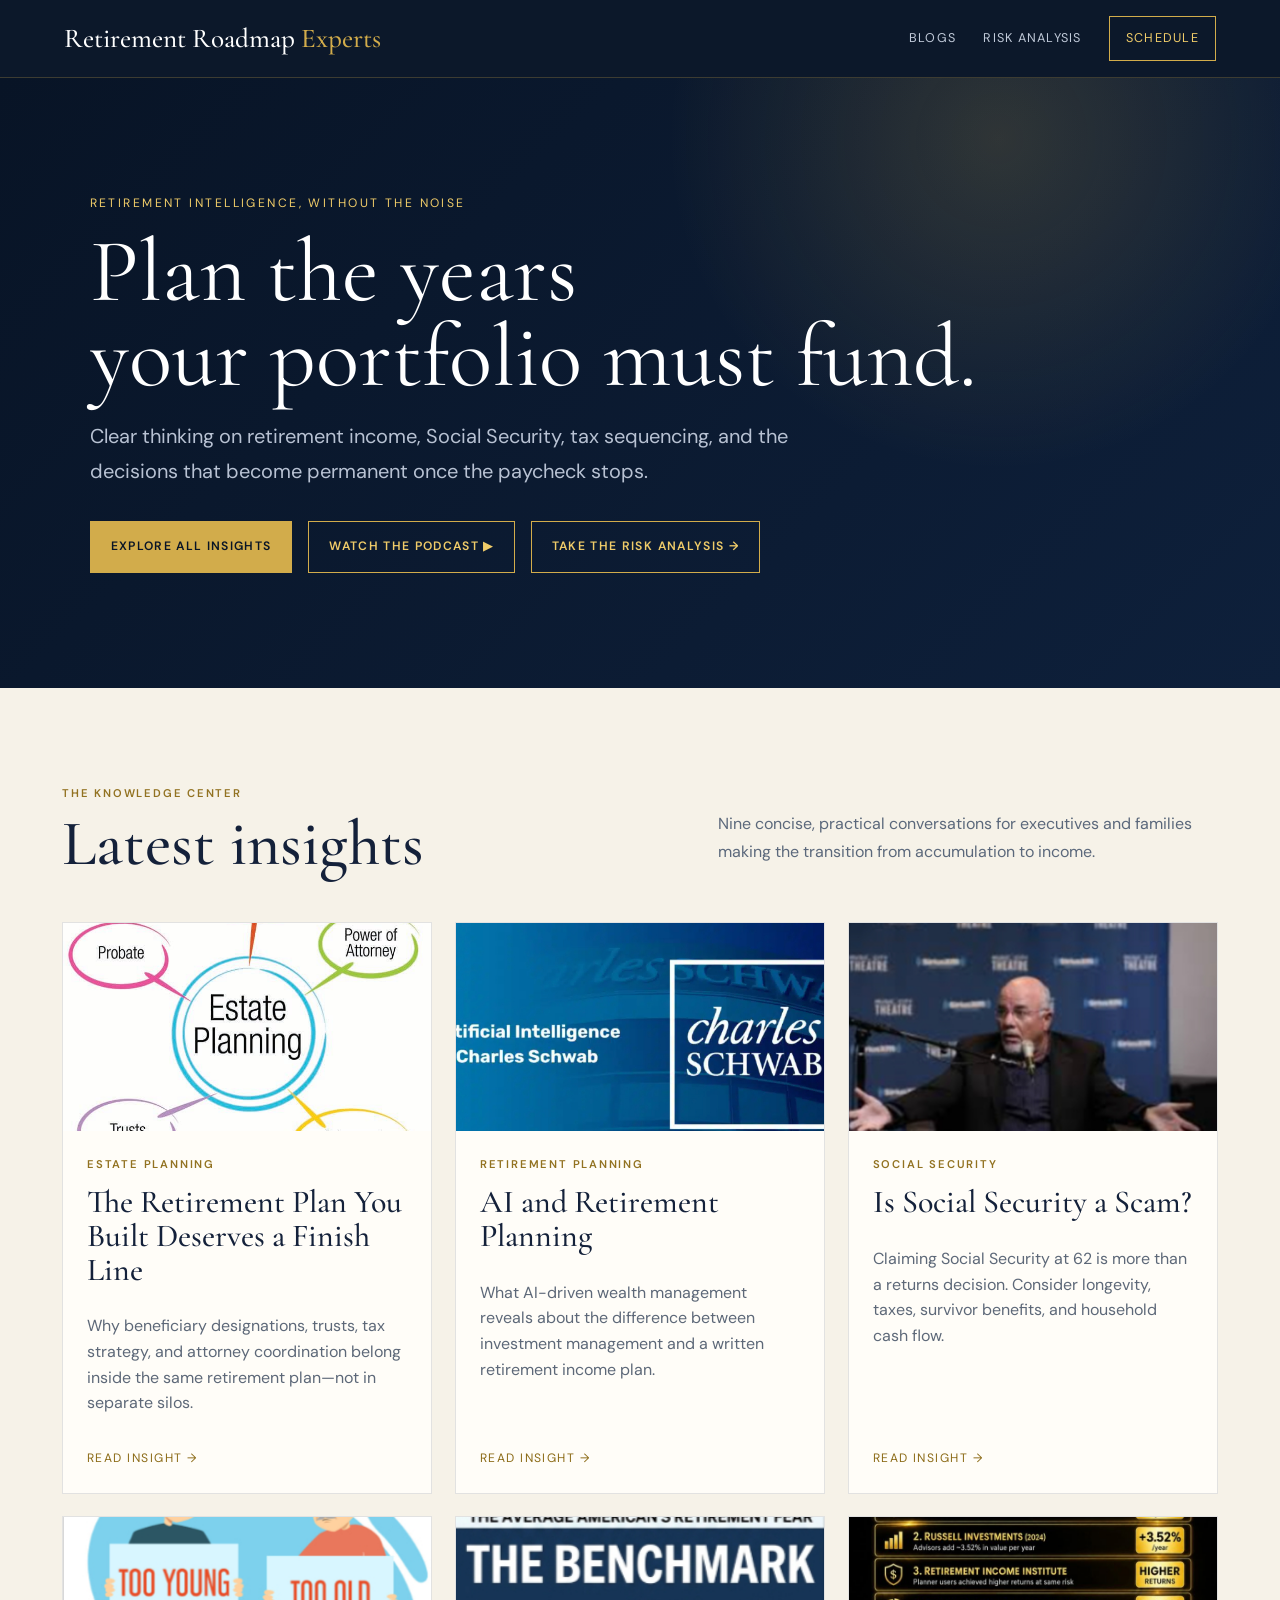
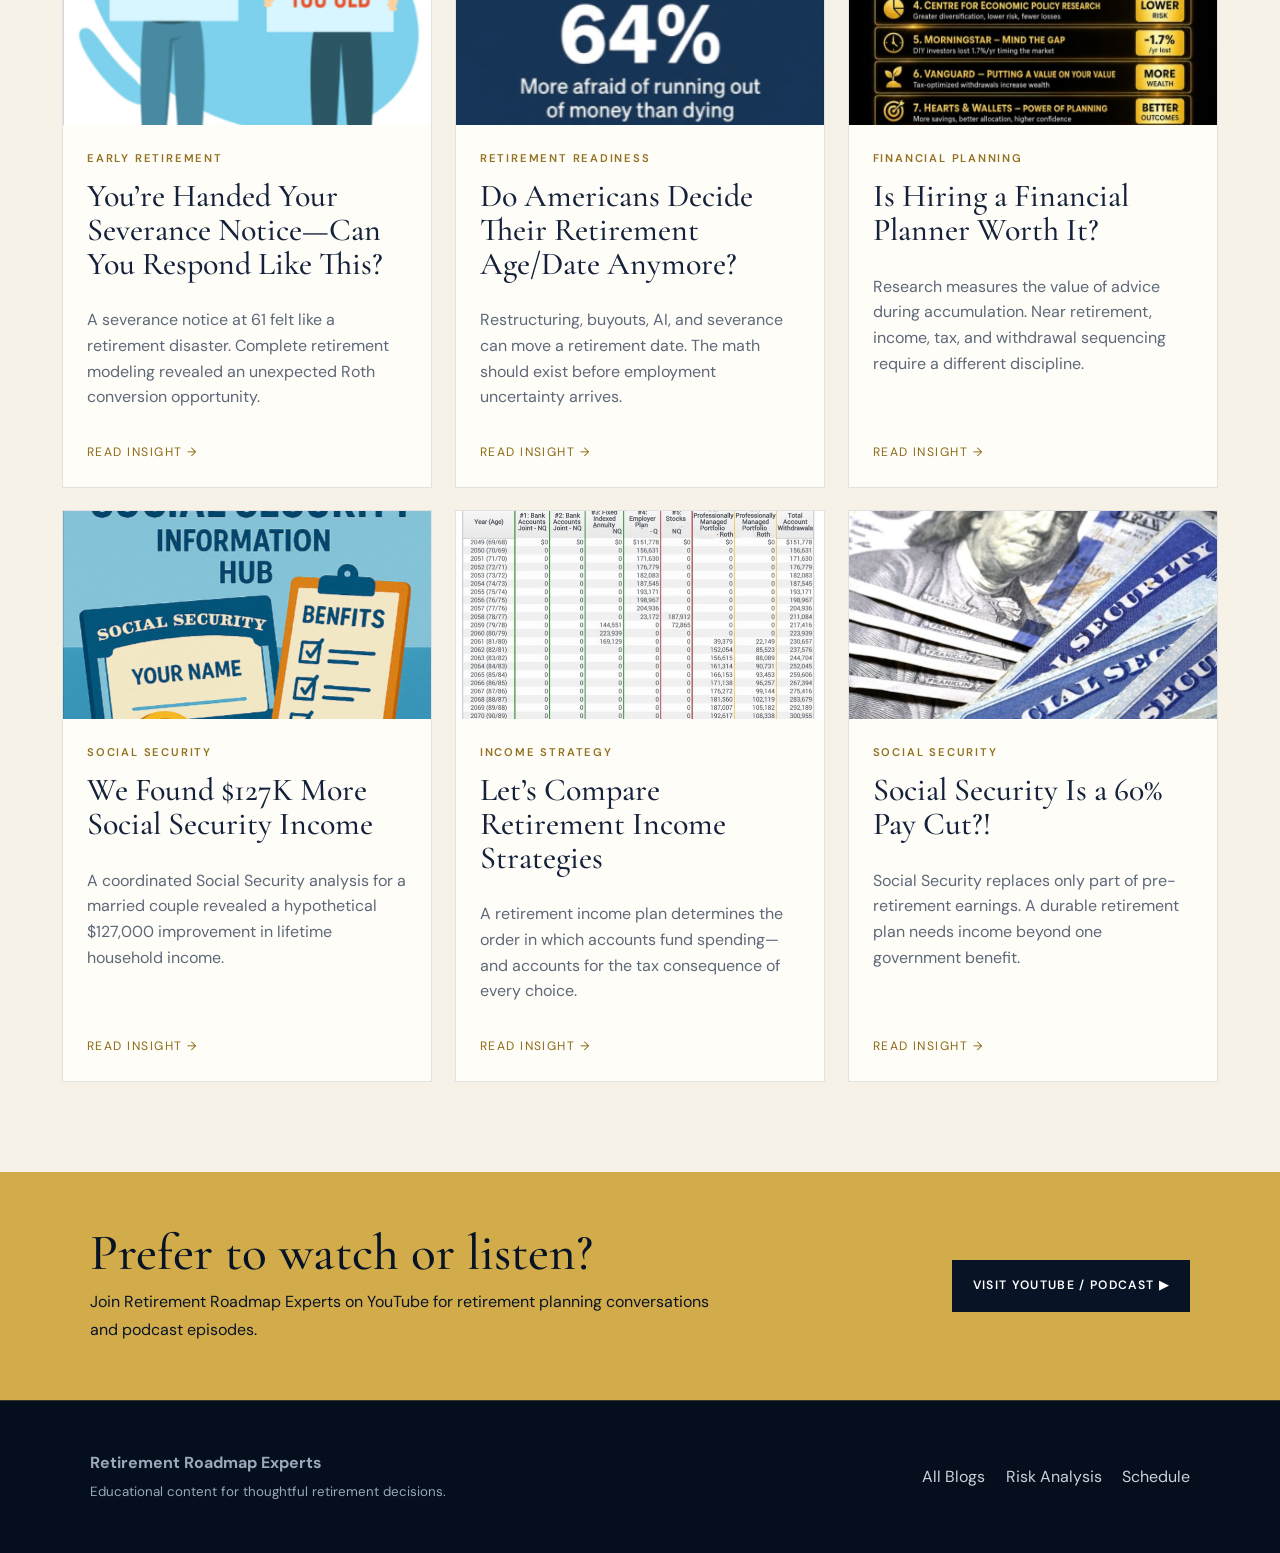
<file: blogs.html>
<!doctype html><html lang="en"><head><meta charset="utf-8"><meta name="viewport" content="width=device-width,initial-scale=1"><title>Retirement Planning Insights | Retirement Roadmap Experts</title><meta name="description" content="Practical estate planning, retirement income, Social Security, tax sequencing, and early retirement insights for executives and families approaching retirement."><meta name="robots" content="index,follow,max-image-preview:large"><link rel="preconnect" href="https://fonts.googleapis.com"><link rel="preconnect" href="https://fonts.gstatic.com" crossorigin><link href="https://fonts.googleapis.com/css2?family=Cormorant+Garamond:ital,wght@0,400;0,500;1,400&family=DM+Sans:wght@400;500;600&display=swap" rel="stylesheet"><link rel="stylesheet" href="assets/css/blog.css"><script type="application/ld+json">{"@context":"https://schema.org","@type":"CollectionPage","name":"Retirement Planning Insights","description":"Estate planning, retirement income, Social Security, and tax planning insights from Retirement Roadmap Experts","mainEntity":{"@type":"ItemList","itemListElement":[{"@type":"ListItem","position":1,"name":"The Retirement Plan You Built Deserves a Finish Line","url":"blog/retirement-plan-estate-planning-finish-line.html"},{"@type":"ListItem","position":2,"name":"AI and Retirement Planning","url":"blog/ai-and-retirement-planning.html"},{"@type":"ListItem","position":3,"name":"Is Social Security a Scam?","url":"blog/is-social-security-a-scam.html"},{"@type":"ListItem","position":4,"name":"You’re Handed Your Severance Notice—Can You Respond Like This?","url":"blog/severance-notice-retirement-plan.html"},{"@type":"ListItem","position":5,"name":"Do Americans Decide Their Retirement Age/Date Anymore?","url":"blog/who-decides-your-retirement-date.html"},{"@type":"ListItem","position":6,"name":"Is Hiring a Financial Planner Worth It?","url":"blog/is-hiring-a-financial-planner-worth-it.html"},{"@type":"ListItem","position":7,"name":"We Found $127K More Social Security Income","url":"blog/127k-more-social-security-income.html"},{"@type":"ListItem","position":8,"name":"Let’s Compare Retirement Income Strategies","url":"blog/compare-retirement-income-strategies.html"},{"@type":"ListItem","position":9,"name":"Social Security Is a 60% Pay Cut?!","url":"blog/social-security-60-percent-pay-cut.html"}]}}</script></head><body><nav class="site-nav" aria-label="Main navigation"><a class="brand" href="index.html">Retirement Roadmap <i>Experts</i></a><div class="nav-links"><a href="blogs.html">Blogs</a><a href="https://thefinancialhq.com/comra-RRE" target="_blank" rel="noopener">Risk Analysis</a><a class="nav-cta" href="schedule.html">Schedule</a></div></nav><main><section class="blog-hero"><div class="hero-inner"><div class="eyebrow">Retirement intelligence, without the noise</div><h1>Plan the years<br>your portfolio must fund.</h1><p>Clear thinking on retirement income, Social Security, tax sequencing, and the decisions that become permanent once the paycheck stops.</p><div class="hero-actions"><a class="button" href="#all-insights">Explore all insights</a><a class="button secondary" href="https://www.youtube.com/@RetirementRoadmapExperts" target="_blank" rel="noopener">Watch the podcast ▶</a><a class="button secondary" href="https://thefinancialhq.com/comra-RRE" target="_blank" rel="noopener">Take the Risk Analysis →</a></div></div></section><section class="library" id="all-insights"><div class="library-head"><div><span class="tag">The knowledge center</span><h2>Latest insights</h2></div><p>Nine concise, practical conversations for executives and families making the transition from accumulation to income.</p></div><div class="posts-grid"><a class="post-card" href="blog/retirement-plan-estate-planning-finish-line.html"><div class="card-image"><img src="assets/images/blog/image1.jpg" alt="Estate planning diagram connecting wills, trusts, probate, powers of attorney, and healthcare directives" loading="lazy" width="800" height="450"></div><div class="card-body"><span class="tag">Estate Planning</span><h3>The Retirement Plan You Built Deserves a Finish Line</h3><p>Why beneficiary designations, trusts, tax strategy, and attorney coordination belong inside the same retirement plan—not in separate silos.</p><span class="read">Read insight →</span></div></a><a class="post-card" href="blog/ai-and-retirement-planning.html"><div class="card-image"><img src="assets/images/blog/image2.jpg" alt="Artificial intelligence and Charles Schwab retirement planning graphic" loading="lazy" width="800" height="450"></div><div class="card-body"><span class="tag">Retirement Planning</span><h3>AI and Retirement Planning</h3><p>What AI-driven wealth management reveals about the difference between investment management and a written retirement income plan.</p><span class="read">Read insight →</span></div></a><a class="post-card" href="blog/is-social-security-a-scam.html"><div class="card-image"><img src="assets/images/blog/image3.jpg" alt="Dave Ramsey discussing Social Security in a recording studio" loading="lazy" width="800" height="450"></div><div class="card-body"><span class="tag">Social Security</span><h3>Is Social Security a Scam?</h3><p>Claiming Social Security at 62 is more than a returns decision. Consider longevity, taxes, survivor benefits, and household cash flow.</p><span class="read">Read insight →</span></div></a><a class="post-card" href="blog/severance-notice-retirement-plan.html"><div class="card-image"><img src="assets/images/blog/image4.jpg" alt="Illustration about age and employment uncertainty" loading="lazy" width="800" height="450"></div><div class="card-body"><span class="tag">Early Retirement</span><h3>You’re Handed Your Severance Notice—Can You Respond Like This?</h3><p>A severance notice at 61 felt like a retirement disaster. Complete retirement modeling revealed an unexpected Roth conversion opportunity.</p><span class="read">Read insight →</span></div></a><a class="post-card" href="blog/who-decides-your-retirement-date.html"><div class="card-image"><img src="assets/images/blog/image5.jpg" alt="Retirement readiness benchmark about running out of money" loading="lazy" width="800" height="450"></div><div class="card-body"><span class="tag">Retirement Readiness</span><h3>Do Americans Decide Their Retirement Age/Date Anymore?</h3><p>Restructuring, buyouts, AI, and severance can move a retirement date. The math should exist before employment uncertainty arrives.</p><span class="read">Read insight →</span></div></a><a class="post-card" href="blog/is-hiring-a-financial-planner-worth-it.html"><div class="card-image"><img src="assets/images/blog/image6.jpeg" alt="Graphic summarizing studies about the value of financial advice" loading="lazy" width="800" height="450"></div><div class="card-body"><span class="tag">Financial Planning</span><h3>Is Hiring a Financial Planner Worth It?</h3><p>Research measures the value of advice during accumulation. Near retirement, income, tax, and withdrawal sequencing require a different discipline.</p><span class="read">Read insight →</span></div></a><a class="post-card" href="blog/127k-more-social-security-income.html"><div class="card-image"><img src="assets/images/blog/image7.jpg" alt="Social Security planning information graphic" loading="lazy" width="800" height="450"></div><div class="card-body"><span class="tag">Social Security</span><h3>We Found $127K More Social Security Income</h3><p>A coordinated Social Security analysis for a married couple revealed a hypothetical $127,000 improvement in lifetime household income.</p><span class="read">Read insight →</span></div></a><a class="post-card" href="blog/compare-retirement-income-strategies.html"><div class="card-image"><img src="assets/images/blog/image8.jpeg" alt="Hypothetical withdrawals by account retirement income schedule" loading="lazy" width="800" height="450"></div><div class="card-body"><span class="tag">Income Strategy</span><h3>Let’s Compare Retirement Income Strategies</h3><p>A retirement income plan determines the order in which accounts fund spending—and accounts for the tax consequence of every choice.</p><span class="read">Read insight →</span></div></a><a class="post-card" href="blog/social-security-60-percent-pay-cut.html"><div class="card-image"><img src="assets/images/blog/image9.jpg" alt="Social Security cards and United States currency" loading="lazy" width="800" height="450"></div><div class="card-body"><span class="tag">Social Security</span><h3>Social Security Is a 60% Pay Cut?!</h3><p>Social Security replaces only part of pre-retirement earnings. A durable retirement plan needs income beyond one government benefit.</p><span class="read">Read insight →</span></div></a></div></section><section class="youtube-band"><div class="youtube-inner"><div><h2>Prefer to watch or listen?</h2><p>Join Retirement Roadmap Experts on YouTube for retirement planning conversations and podcast episodes.</p></div><a class="button" href="https://www.youtube.com/@RetirementRoadmapExperts" target="_blank" rel="noopener">Visit YouTube / Podcast ▶</a></div></section></main><footer class="site-footer"><div class="footer-inner"><div><strong>Retirement Roadmap Experts</strong><br><small>Educational content for thoughtful retirement decisions.</small></div><div><a href="blogs.html">All Blogs</a><a href="https://thefinancialhq.com/comra-RRE" target="_blank" rel="noopener">Risk Analysis</a><a href="schedule.html">Schedule</a></div></div></footer></body></html>
</file>
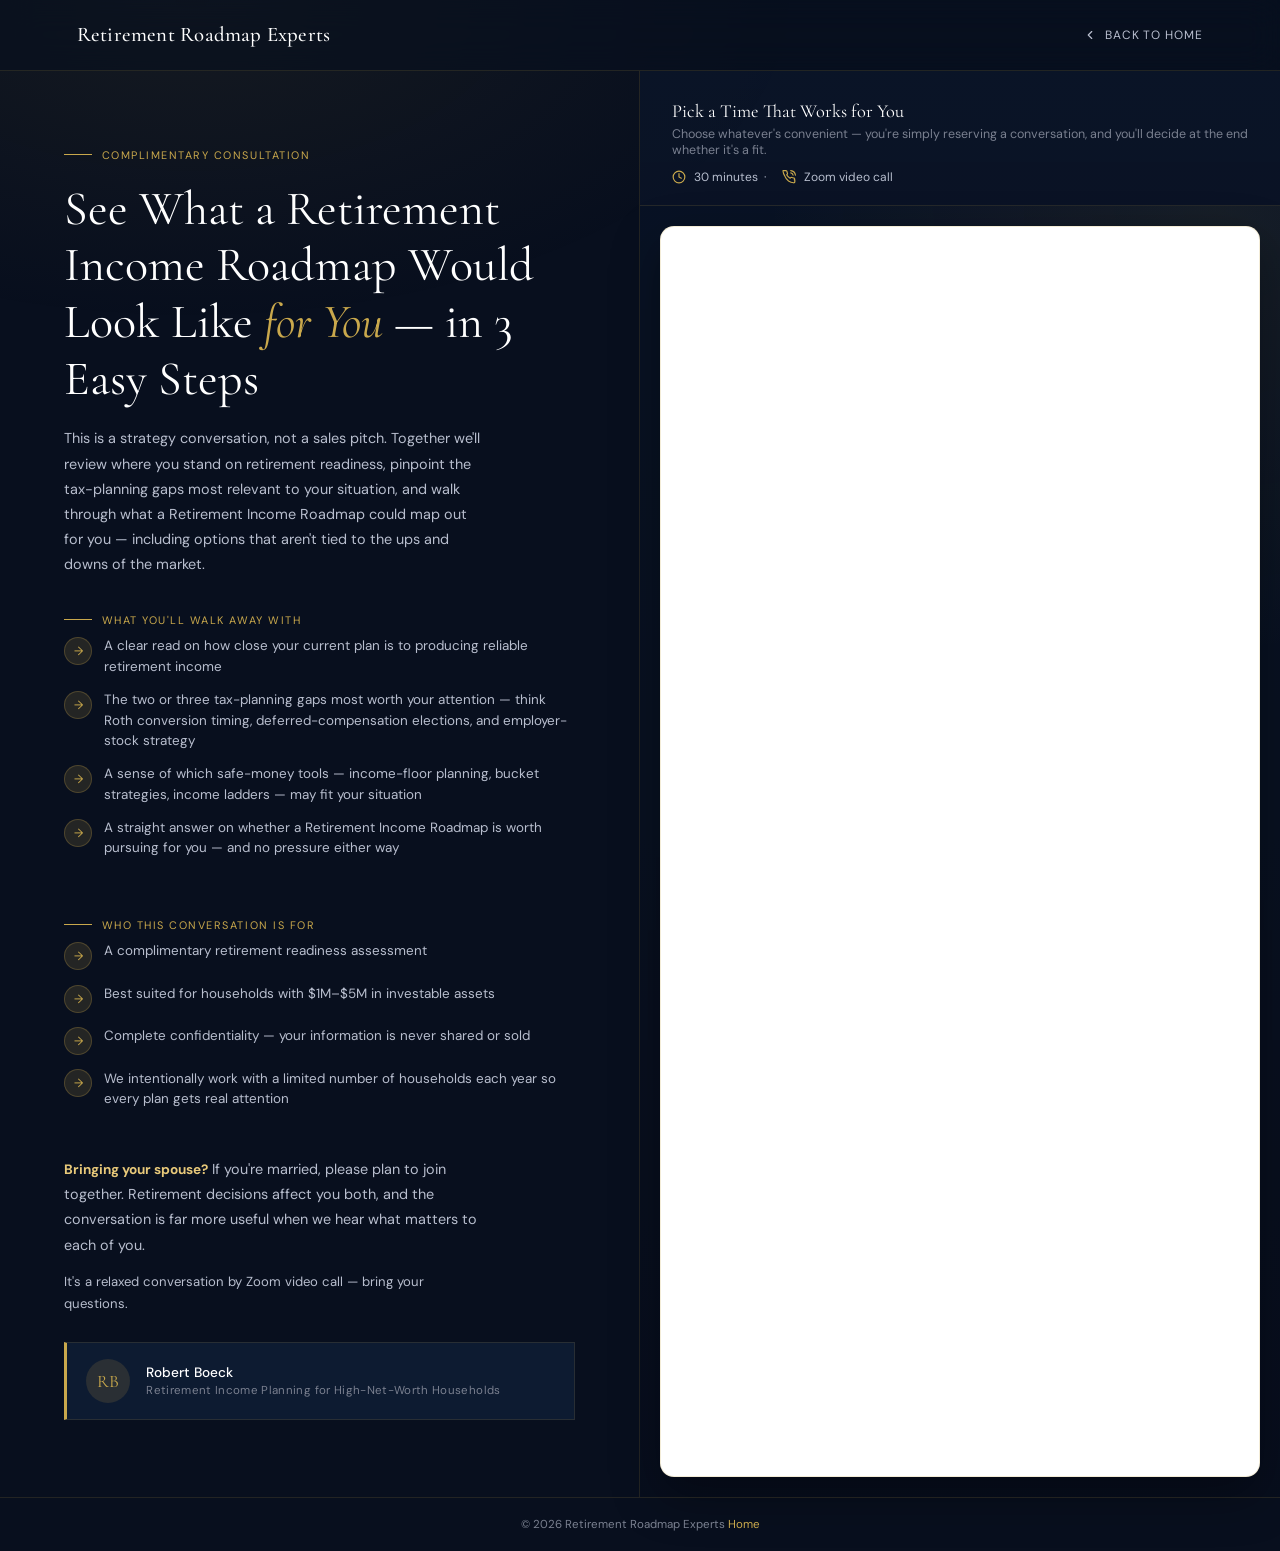
<file: schedule.html>
<!DOCTYPE html>
<html lang="en">

<head>
  <meta charset="UTF-8">
  <meta name="viewport" content="width=device-width, initial-scale=1.0">
  <title>Schedule Your Free Consultation | Retirement Roadmap Experts</title>
  <meta name="description"
    content="Book a complimentary 30-minute consultation with Retirement Roadmap Experts. Fiduciary. Fee-only. CPA and RICP® credentialed.">
  <meta name="robots" content="noindex">
  <link rel="preconnect" href="https://fonts.googleapis.com">
  <link rel="preconnect" href="https://fonts.gstatic.com" crossorigin>
  <link
    href="https://fonts.googleapis.com/css2?family=Cormorant+Garamond:ital,wght@0,300;0,400;0,500;0,600;1,300;1,400&family=DM+Sans:opsz,wght@9..40,300;9..40,400;9..40,500&display=swap"
    rel="stylesheet">
  <style>
    :root {
      --navy: #080f1e;
      --navy-mid: #0e1c35;
      --navy-card: #111e38;
      --navy-light: #172d4f;
      --gold: #c9a84c;
      --gold-light: #e8c97a;
      --gold-dim: rgba(201, 168, 76, 0.15);
      --white: #ffffff;
      --off-white: #f4f2ee;
      --muted: #7a8090;
      --text-light: #b8bece;
      --border: rgba(201, 168, 76, 0.14);
      --font-serif: 'Cormorant Garamond', Georgia, serif;
      --font-sans: 'DM Sans', system-ui, sans-serif;
    }

    *,
    *::before,
    *::after {
      margin: 0;
      padding: 0;
      box-sizing: border-box;
    }

    html {
      font-size: 16px;
      scroll-behavior: smooth;
    }

    body {
      font-family: var(--font-sans);
      background: var(--navy);
      color: var(--white);
      min-height: 100dvh;
      overflow-x: hidden;
      display: flex;
      flex-direction: column;
    }

    a {
      text-decoration: none;
      color: inherit;
    }

    ::-webkit-scrollbar {
      width: 4px;
    }

    ::-webkit-scrollbar-track {
      background: var(--navy);
    }

    ::-webkit-scrollbar-thumb {
      background: rgba(201, 168, 76, 0.35);
      border-radius: 2px;
    }

    /* ── BACKGROUND GRAIN ── */
    body::before {
      content: '';
      position: fixed;
      inset: 0;
      z-index: 0;
      pointer-events: none;
      background:
        radial-gradient(ellipse 80% 60% at 15% 0%, rgba(201, 168, 76, 0.07) 0%, transparent 60%),
        radial-gradient(ellipse 60% 50% at 85% 100%, rgba(42, 107, 90, 0.08) 0%, transparent 55%);
    }

    /* ── NAV ── */
    nav {
      position: relative;
      z-index: 10;
      display: flex;
      align-items: center;
      justify-content: space-between;
      padding: 1.4rem clamp(1.5rem, 6vw, 5rem);
      border-bottom: 1px solid var(--border);
      background: rgba(8, 15, 30, 0.6);
      backdrop-filter: blur(16px);
    }

    .nav-logo {
      font-family: var(--font-serif);
      font-size: 1.3rem;
      font-weight: 500;
      color: var(--white);
      letter-spacing: 0.01em;
    }

    .nav-logo span {
      color: var(--gold);
    }

    .nav-back {
      display: flex;
      align-items: center;
      gap: 0.45rem;
      font-size: 0.75rem;
      letter-spacing: 0.08em;
      text-transform: uppercase;
      color: var(--text-light);
      transition: color 0.2s;
    }

    .nav-back:hover {
      color: var(--gold);
    }

    .nav-back svg {
      width: 14px;
      height: 14px;
    }

    /* ── MAIN LAYOUT ── */
    main {
      position: relative;
      z-index: 1;
      flex: 1;
      display: grid;
      grid-template-columns: 1fr 1fr;
      min-height: calc(100dvh - 65px);
    }

    /* ── LEFT PANEL ── */
    .left-panel {
      padding: clamp(2.5rem, 6vw, 5rem) clamp(2rem, 5vw, 4.5rem);
      display: flex;
      flex-direction: column;
      justify-content: center;
      border-right: 1px solid var(--border);
    }

    .eyebrow {
      font-size: 0.68rem;
      letter-spacing: 0.14em;
      text-transform: uppercase;
      color: var(--gold);
      display: flex;
      align-items: center;
      gap: 0.6rem;
      margin-bottom: 1.2rem;
    }

    .eyebrow::before {
      content: '';
      display: block;
      width: 28px;
      height: 1px;
      background: var(--gold);
    }

    h1 {
      font-family: var(--font-serif);
      font-size: clamp(2rem, 4vw, 3rem);
      font-weight: 400;
      line-height: 1.18;
      margin-bottom: 1.2rem;
    }

    h1 em {
      color: var(--gold);
      font-style: italic;
    }

    .subtitle {
      font-size: 0.9rem;
      color: var(--text-light);
      line-height: 1.75;
      max-width: 420px;
      margin-bottom: 2.2rem;
    }

    /* Trust bullets */
    .trust-list {
      list-style: none;
      display: flex;
      flex-direction: column;
      gap: 0.85rem;
      margin-bottom: 2.5rem;
    }

    .trust-item {
      display: flex;
      align-items: flex-start;
      gap: 0.75rem;
      font-size: 0.84rem;
      color: var(--text-light);
      line-height: 1.5;
    }

    .trust-icon {
      width: 28px;
      height: 28px;
      border-radius: 50%;
      background: var(--gold-dim);
      border: 1px solid rgba(201, 168, 76, 0.25);
      display: flex;
      align-items: center;
      justify-content: center;
      flex-shrink: 0;
      margin-top: 0.05rem;
      font-size: 0.75rem;
      color: var(--gold);
    }

    /* Advisor card */
    .advisor-card {
      display: flex;
      align-items: center;
      gap: 1rem;
      padding: 1rem 1.2rem;
      background: rgba(23, 45, 79, 0.4);
      border: 1px solid var(--border);
      border-left: 3px solid var(--gold);
    }

    .advisor-avatar {
      width: 44px;
      height: 44px;
      border-radius: 50%;
      background: rgba(201, 168, 76, 0.15);
      display: flex;
      align-items: center;
      justify-content: center;
      font-family: var(--font-serif);
      font-size: 1.1rem;
      color: var(--gold);
      flex-shrink: 0;
    }

    .advisor-name {
      font-size: 0.85rem;
      font-weight: 500;
      color: var(--white);
    }

    .advisor-creds {
      font-size: 0.72rem;
      color: var(--muted);
      margin-top: 0.15rem;
      letter-spacing: 0.03em;
    }

    /* Badges */
    .badge-row {
      display: flex;
      gap: 0.6rem;
      flex-wrap: wrap;
      margin-top: 2rem;
    }

    .badge {
      padding: 0.3rem 0.75rem;
      border: 1px solid rgba(201, 168, 76, 0.2);
      font-size: 0.66rem;
      letter-spacing: 0.09em;
      text-transform: uppercase;
      color: var(--muted);
      background: rgba(23, 45, 79, 0.3);
    }

    /* ── RIGHT PANEL (calendar) ── */
    .right-panel {
      position: relative;
      display: flex;
      flex-direction: column;
      background: linear-gradient(180deg, rgba(14, 28, 53, 0.75), rgba(8, 15, 30, 0.9));
    }

    .cal-header {
      padding: 1.8rem 2rem 1.25rem;
      border-bottom: 1px solid var(--border);
      background: rgba(8, 15, 30, 0.45);
    }

    .cal-header-title {
      font-family: var(--font-serif);
      font-size: 1.15rem;
      color: var(--white);
      margin-bottom: 0.25rem;
    }

    .cal-header-sub {
      font-size: 0.78rem;
      color: var(--muted);
    }

    .cal-detail-row {
      display: flex;
      align-items: center;
      gap: 0.5rem;
      font-size: 0.75rem;
      color: var(--text-light);
      margin-top: 0.7rem;
    }

    .cal-detail-row svg {
      width: 14px;
      height: 14px;
      color: var(--gold);
      flex-shrink: 0;
    }

    /* Google Calendar iframe wrapper */
    .cal-embed-wrap {
      flex: 1;
      position: relative;
      min-height: 500px;
      background:
        radial-gradient(circle at 90% 0%, rgba(201, 168, 76, 0.08), transparent 32%),
        rgba(8, 15, 30, 0.55);
    }

    .cal-embed-wrap iframe {
      position: absolute;
      inset: 1.25rem;
      width: calc(100% - 2.5rem);
      height: calc(100% - 2.5rem);
      border: 1px solid rgba(201, 168, 76, 0.22);
      border-radius: 14px;
      background: #ffffff;
      color-scheme: light;
      box-shadow: 0 18px 48px rgba(0, 0, 0, 0.35);
    }

    .cal-loading {
      position: absolute;
      inset: 1.25rem;
      z-index: 1;
      display: flex;
      flex-direction: column;
      align-items: center;
      justify-content: center;
      gap: 1rem;
      color: #667085;
      font-size: 0.82rem;
      background: #ffffff;
      border-radius: 14px;
      pointer-events: none;
    }

    .cal-loading-ring {
      width: 36px;
      height: 36px;
      border-radius: 50%;
      border: 2px solid rgba(201, 168, 76, 0.2);
      border-top-color: var(--gold);
      animation: spin 0.9s linear infinite;
    }

    @keyframes spin {
      to {
        transform: rotate(360deg);
      }
    }

    /* ── FOOTER ── */
    footer {
      position: relative;
      z-index: 1;
      text-align: center;
      padding: 1.2rem;
      font-size: 0.72rem;
      color: var(--muted);
      border-top: 1px solid var(--border);
    }

    footer a {
      color: var(--gold);
    }

    /* ── MOBILE ── */
    @media(max-width:768px) {
      main {
        grid-template-columns: 1fr;
      }

      .left-panel {
        border-right: none;
        border-bottom: 1px solid var(--border);
        padding: 2rem 1.5rem;
      }

      h1 {
        font-size: 1.9rem;
      }

      .subtitle {
        font-size: 0.85rem;
      }

      .cal-embed-wrap {
        min-height: 600px;
      }

      .badge-row {
        display: none;
      }
    }

    @media(max-width:480px) {
      nav {
        padding: 1rem 1.2rem;
      }

      .cal-header {
        padding: 1.2rem 1.2rem 0.8rem;
      }

      .cal-embed-wrap iframe {
        inset: 0.75rem;
        width: calc(100% - 1.5rem);
        height: calc(100% - 1.5rem);
        border-radius: 10px;
      }

      .cal-loading {
        inset: 0.75rem;
        border-radius: 10px;
      }
    }
  </style>
</head>

<body>

  <!-- NAV -->
  <nav>
    <div class="nav-logo">Retirement Roadmap Experts</div>
    <a href="index.html" class="nav-back">
      <svg viewBox="0 0 24 24" fill="none" stroke="currentColor" stroke-width="2" stroke-linecap="round"
        stroke-linejoin="round">
        <polyline points="15 18 9 12 15 6" />
      </svg>
      Back to Home
    </a>
  </nav>

  <!-- MAIN -->
  <main>

    <!-- LEFT: Context -->
    <div class="left-panel">
      <div class="eyebrow">Complimentary Consultation</div>
      <h1>See What a Retirement Income Roadmap Would Look Like <em>for You</em> — in 3 Easy Steps</h1>
      <p class="subtitle">
        This is a strategy conversation, not a sales pitch. Together we'll review where you stand on retirement
        readiness, pinpoint the tax-planning gaps most relevant to your situation, and walk through what a Retirement
        Income Roadmap could map out for you — including options that aren't tied to the ups and downs of the market.
      </p>

      <div class="eyebrow" style="margin-top:0; margin-bottom:0.6rem;">What You'll Walk Away With</div>
      <ul class="trust-list">
        <li class="trust-item">
          <div class="trust-icon">→</div>
          <span>A clear read on how close your current plan is to producing reliable retirement income</span>
        </li>
        <li class="trust-item">
          <div class="trust-icon">→</div>
          <span>The two or three tax-planning gaps most worth your attention — think Roth conversion timing,
            deferred-compensation elections, and employer-stock strategy</span>
        </li>
        <li class="trust-item">
          <div class="trust-icon">→</div>
          <span>A sense of which safe-money tools — income-floor planning, bucket strategies, income ladders — may fit
            your situation</span>
        </li>
        <li class="trust-item">
          <div class="trust-icon">→</div>
          <span>A straight answer on whether a Retirement Income Roadmap is worth pursuing for you — and no pressure
            either way</span>
        </li>
      </ul>

      <div class="eyebrow" style="margin-top:1.2rem; margin-bottom:0.6rem;">Who This Conversation Is For</div>
      <ul class="trust-list">
        <li class="trust-item">
          <div class="trust-icon">→</div>
          <span>A complimentary retirement readiness assessment</span>
        </li>
        <li class="trust-item">
          <div class="trust-icon">→</div>
          <span>Best suited for households with $1M–$5M in investable assets</span>
        </li>
        <li class="trust-item">
          <div class="trust-icon">→</div>
          <span>Complete confidentiality — your information is never shared or sold</span>
        </li>
        <li class="trust-item">
          <div class="trust-icon">→</div>
          <span>We intentionally work with a limited number of households each year so every plan gets real
            attention</span>
        </li>
      </ul>

      <p class="subtitle" style="margin-bottom:0.8rem; margin-top:0.5rem;">
        <strong style="color:var(--gold-light); font-size:0.85rem;">Bringing your spouse?</strong> If you're married,
        please plan to join together. Retirement decisions affect you both, and the conversation is far more useful when
        we hear what matters to each of you.
      </p>
      <p class="subtitle" style="margin-bottom:1.6rem; font-size:0.82rem;">
        It's a relaxed conversation by Zoom video call — bring your questions.
      </p>

      <div class="advisor-card">
        <div class="advisor-avatar">RB</div>
        <div>
          <div class="advisor-name">Robert Boeck</div>
          <div class="advisor-creds">Retirement Income Planning for High-Net-Worth Households</div>
        </div>
      </div>
    </div>

    <!-- RIGHT: Calendar embed -->
    <div class="right-panel">
      <div class="cal-header">
        <div class="cal-header-title">Pick a Time That Works for You</div>
        <div class="cal-header-sub">Choose whatever's convenient — you're simply reserving a conversation, and you'll
          decide at the end whether it's a fit.</div>
        <div class="cal-detail-row">
          <svg viewBox="0 0 24 24" fill="none" stroke="currentColor" stroke-width="2" stroke-linecap="round"
            stroke-linejoin="round">
            <circle cx="12" cy="12" r="10" />
            <polyline points="12 6 12 12 16 14" />
          </svg>
          30 minutes &nbsp;·&nbsp;
          <svg viewBox="0 0 24 24" fill="none" stroke="currentColor" stroke-width="2" stroke-linecap="round"
            stroke-linejoin="round" style="margin-left:0.3rem">
            <path
              d="M15.05 5A5 5 0 0 1 19 8.95M15.05 1A9 9 0 0 1 23 8.94m-1 7.98v3a2 2 0 0 1-2.18 2 19.79 19.79 0 0 1-8.63-3.07A19.5 19.5 0 0 1 4.69 10a19.79 19.79 0 0 1-3.07-8.67A2 2 0 0 1 3.6 1h3a2 2 0 0 1 2 1.72c.127.96.361 1.903.7 2.81a2 2 0 0 1-.45 2.11L7.91 8.1a16 16 0 0 0 6 6l.92-.92a2 2 0 0 1 2.11-.45c.907.339 1.85.573 2.81.7A2 2 0 0 1 21 16.92z" />
          </svg>
          Zoom video call
        </div>
      </div>

      <div class="cal-embed-wrap">
        <div class="cal-loading" id="cal-loading">
          <div class="cal-loading-ring"></div>
          <span>Loading calendar…</span>
        </div>
        <iframe
          src="https://calendar.google.com/calendar/appointments/schedules/AcZssZ19-ayBxeSSDuRCMuLxEgsYpcnT-tRSH2xOWsM2wYf5It95pU_YSbbYVC-myknBVwozOFxXGnXl?gv=true"
          title="Schedule a consultation with Retirement Roadmap Experts"
          onload="document.getElementById('cal-loading').style.display='none'">
          <a href="https://calendar.app.google/jZEN3K4vCPijKqAdA" target="_blank" rel="noopener">Open the appointment
            calendar</a>
        </iframe>
      </div>
    </div>

  </main>

  <!-- FOOTER -->
  <footer>
    <p>© 2026 Retirement Roadmap Experts <a href="index.html">Home</a></p>
  </footer>

</body>

</html>
</file>
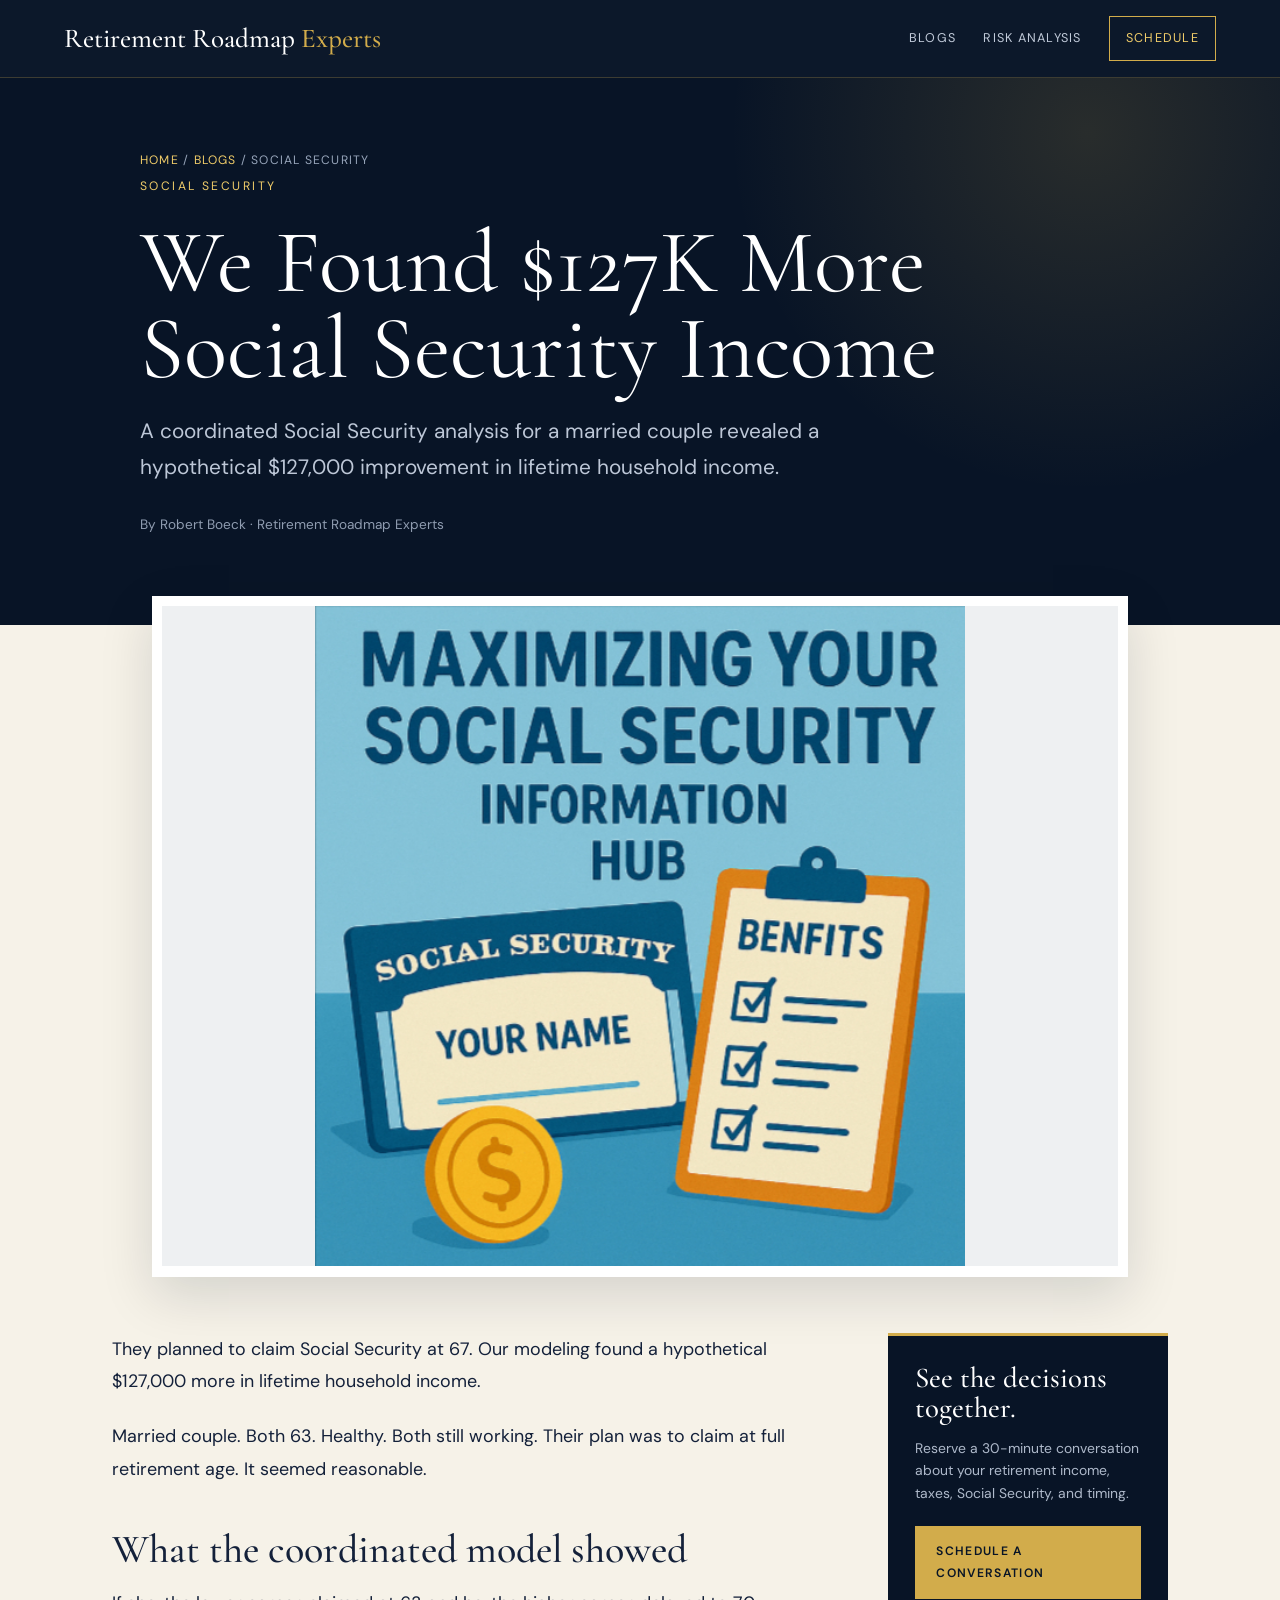
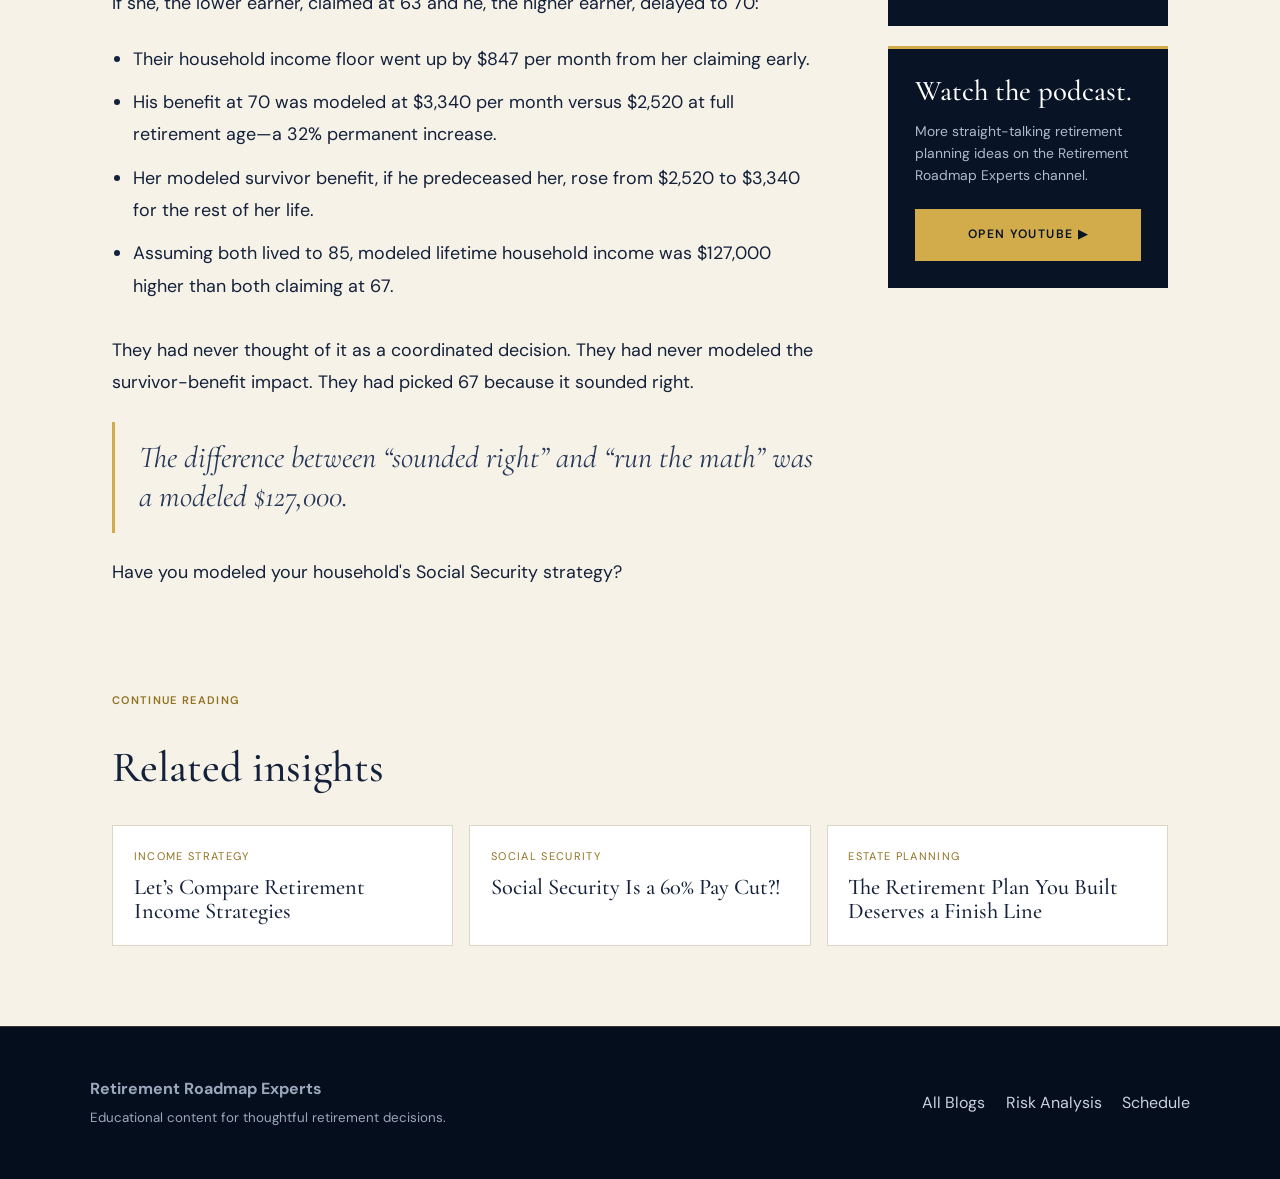
<file: blog/127k-more-social-security-income.html>
<!doctype html><html lang="en"><head><meta charset="utf-8"><meta name="viewport" content="width=device-width,initial-scale=1"><title>We Found $127K More Social Security Income | Retirement Roadmap Experts</title><meta name="description" content="A coordinated Social Security analysis for a married couple revealed a hypothetical $127,000 improvement in lifetime household income."><meta name="author" content="Robert Boeck"><meta name="robots" content="index,follow,max-image-preview:large"><meta property="og:type" content="article"><meta property="og:title" content="We Found $127K More Social Security Income"><meta property="og:description" content="A coordinated Social Security analysis for a married couple revealed a hypothetical $127,000 improvement in lifetime household income."><meta property="og:image" content="../assets/images/blog/image7.jpg"><meta name="twitter:card" content="summary_large_image"><link rel="preconnect" href="https://fonts.googleapis.com"><link rel="preconnect" href="https://fonts.gstatic.com" crossorigin><link href="https://fonts.googleapis.com/css2?family=Cormorant+Garamond:ital,wght@0,400;0,500;1,400&family=DM+Sans:wght@400;500;600&display=swap" rel="stylesheet"><link rel="stylesheet" href="../assets/css/blog.css"><script type="application/ld+json">{"@context":"https://schema.org","@type":"BlogPosting","headline":"We Found $127K More Social Security Income","description":"A coordinated Social Security analysis for a married couple revealed a hypothetical $127,000 improvement in lifetime household income.","image":"../assets/images/blog/image7.jpg","author":{"@type":"Person","name":"Robert Boeck"},"publisher":{"@type":"Organization","name":"Retirement Roadmap Experts"},"articleSection":"Social Security","inLanguage":"en-US"}</script></head><body><nav class="site-nav" aria-label="Main navigation"><a class="brand" href="../index.html">Retirement Roadmap <i>Experts</i></a><div class="nav-links"><a href="../blogs.html">Blogs</a><a href="https://thefinancialhq.com/comra-RRE" target="_blank" rel="noopener">Risk Analysis</a><a class="nav-cta" href="../schedule.html">Schedule</a></div></nav><main><article><header class="article-hero"><div><div class="crumbs"><a href="../index.html">Home</a> / <a href="../blogs.html">Blogs</a> / Social Security</div><span class="eyebrow">Social Security</span><h1>We Found $127K More Social Security Income</h1><p class="dek">A coordinated Social Security analysis for a married couple revealed a hypothetical $127,000 improvement in lifetime household income.</p><div class="byline">By Robert Boeck · Retirement Roadmap Experts</div></div></header><div class="article-wrap"><figure class="feature-image"><img src="../assets/images/blog/image7.jpg" alt="Social Security planning information graphic"></figure><div class="article-layout"><div class="article-body"><p>They planned to claim Social Security at 67. Our modeling found a hypothetical $127,000 more in lifetime household income.</p><p>Married couple. Both 63. Healthy. Both still working. Their plan was to claim at full retirement age. It seemed reasonable.</p><h2>What the coordinated model showed</h2><p>If she, the lower earner, claimed at 63 and he, the higher earner, delayed to 70:</p><ul><li>Their household income floor went up by $847 per month from her claiming early.</li><li>His benefit at 70 was modeled at $3,340 per month versus $2,520 at full retirement age—a 32% permanent increase.</li><li>Her modeled survivor benefit, if he predeceased her, rose from $2,520 to $3,340 for the rest of her life.</li><li>Assuming both lived to 85, modeled lifetime household income was $127,000 higher than both claiming at 67.</li></ul><p>They had never thought of it as a coordinated decision. They had never modeled the survivor-benefit impact. They had picked 67 because it sounded right.</p><p class="pullquote">The difference between “sounded right” and “run the math” was a modeled $127,000.</p><p>Have you modeled your household's Social Security strategy?</p></div><aside class="sidebar" aria-label="Next steps"><div class="side-card"><h2>See the decisions together.</h2><p>Reserve a 30-minute conversation about your retirement income, taxes, Social Security, and timing.</p><a class="button" href="../schedule.html">Schedule a conversation</a></div><div class="side-card"><h2>Watch the podcast.</h2><p>More straight-talking retirement planning ideas on the Retirement Roadmap Experts channel.</p><a class="button" href="https://www.youtube.com/@RetirementRoadmapExperts" target="_blank" rel="noopener">Open YouTube ▶</a></div></aside></div></div></article><section class="related"><span class="tag">Continue reading</span><h2>Related insights</h2><div class="related-grid"><a href="compare-retirement-income-strategies.html"><span>Income Strategy</span><strong>Let’s Compare Retirement Income Strategies</strong></a><a href="social-security-60-percent-pay-cut.html"><span>Social Security</span><strong>Social Security Is a 60% Pay Cut?!</strong></a><a href="retirement-plan-estate-planning-finish-line.html"><span>Estate Planning</span><strong>The Retirement Plan You Built Deserves a Finish Line</strong></a></div></section></main><footer class="site-footer"><div class="footer-inner"><div><strong>Retirement Roadmap Experts</strong><br><small>Educational content for thoughtful retirement decisions.</small></div><div><a href="../blogs.html">All Blogs</a><a href="https://thefinancialhq.com/comra-RRE" target="_blank" rel="noopener">Risk Analysis</a><a href="../schedule.html">Schedule</a></div></div></footer></body></html>
</file>
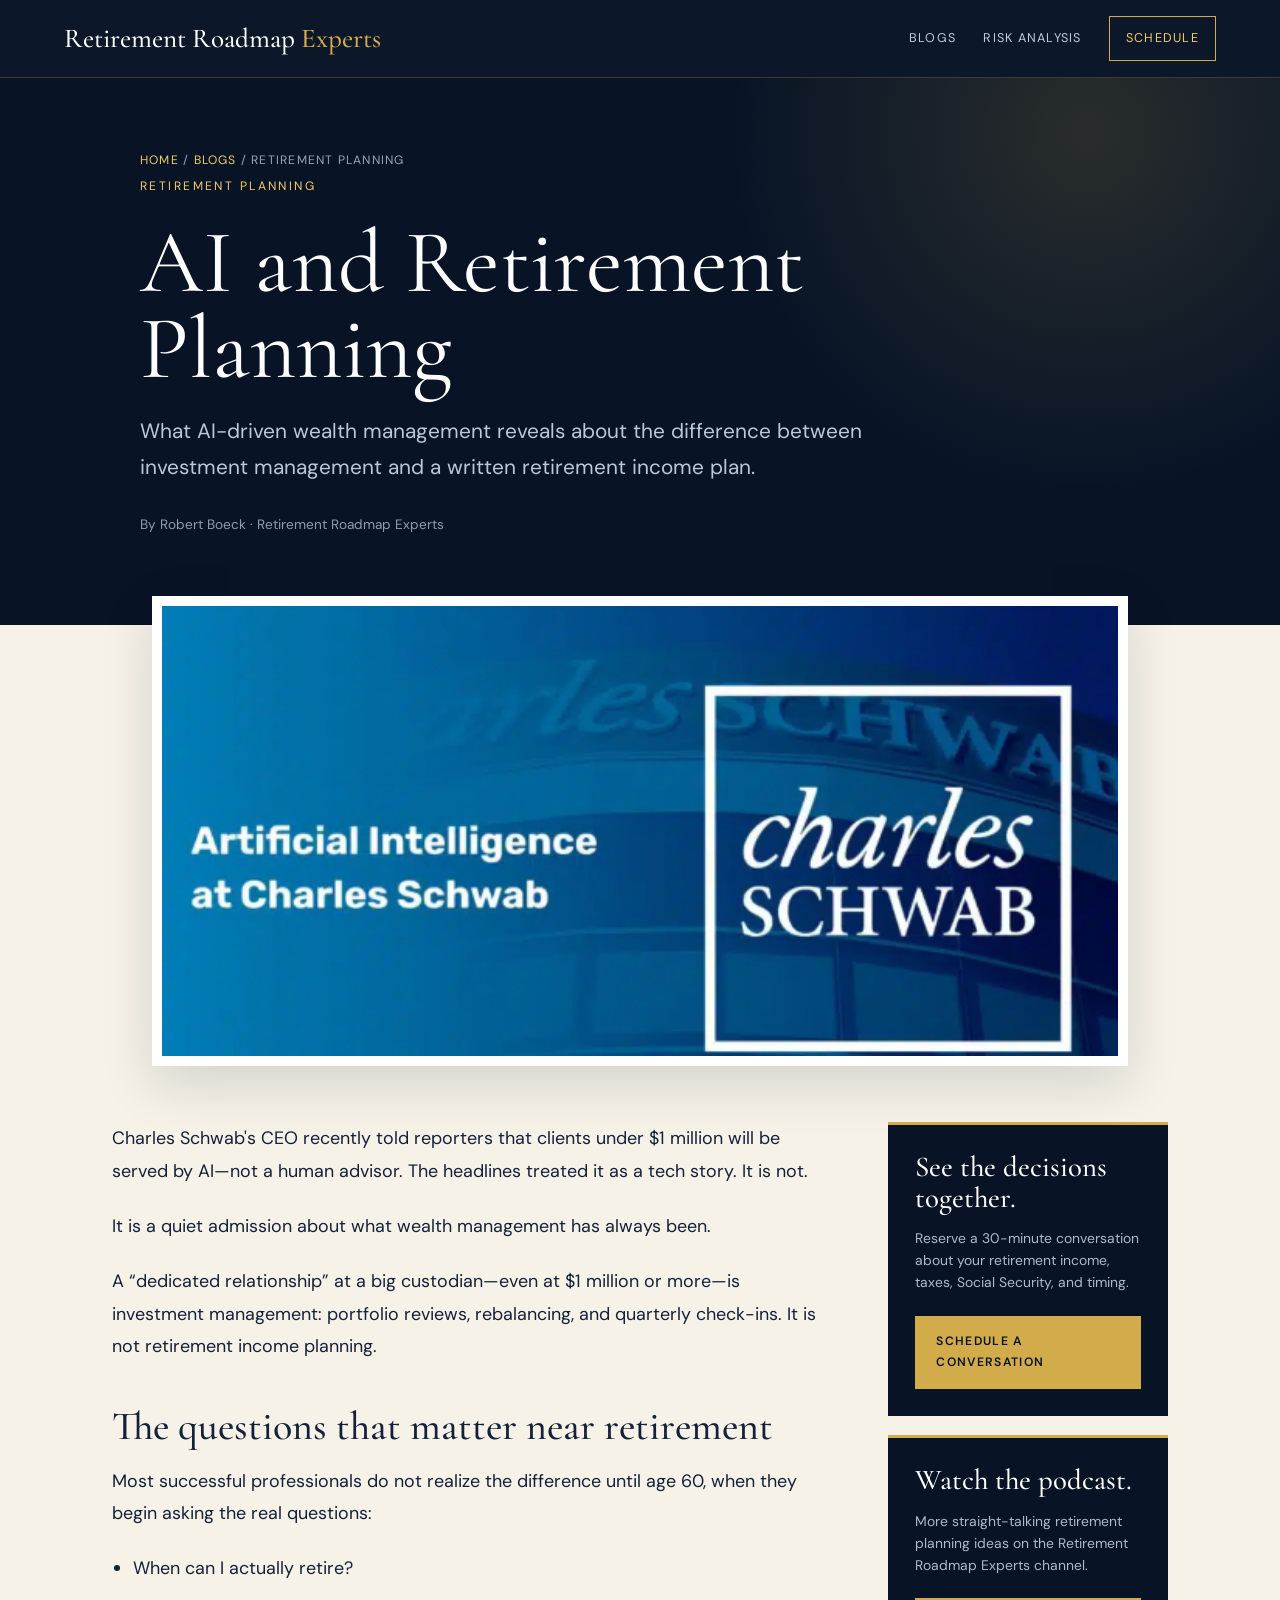
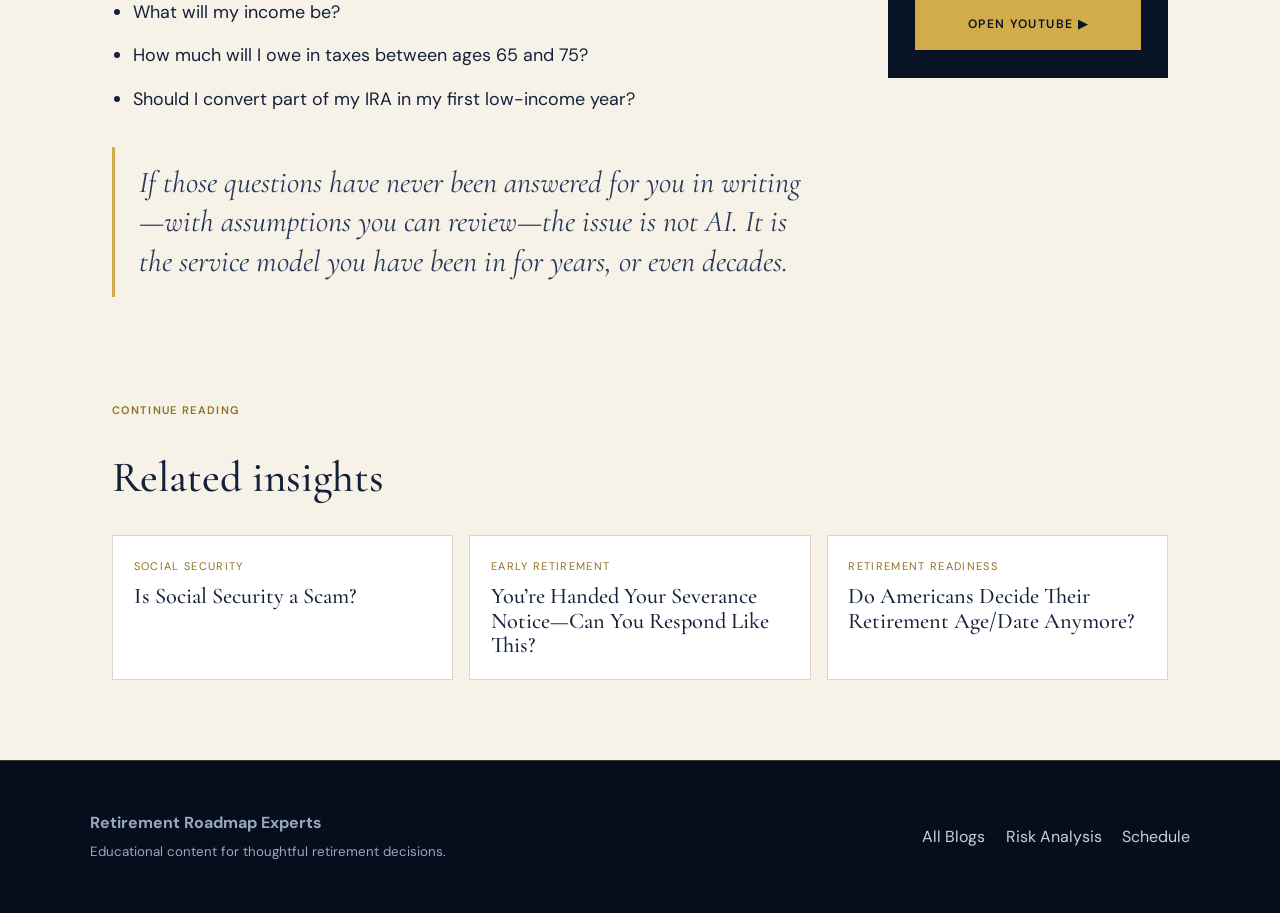
<file: blog/ai-and-retirement-planning.html>
<!doctype html><html lang="en"><head><meta charset="utf-8"><meta name="viewport" content="width=device-width,initial-scale=1"><title>AI and Retirement Planning | Retirement Roadmap Experts</title><meta name="description" content="What AI-driven wealth management reveals about the difference between investment management and a written retirement income plan."><meta name="author" content="Robert Boeck"><meta name="robots" content="index,follow,max-image-preview:large"><meta property="og:type" content="article"><meta property="og:title" content="AI and Retirement Planning"><meta property="og:description" content="What AI-driven wealth management reveals about the difference between investment management and a written retirement income plan."><meta property="og:image" content="../assets/images/blog/image2.jpg"><meta name="twitter:card" content="summary_large_image"><link rel="preconnect" href="https://fonts.googleapis.com"><link rel="preconnect" href="https://fonts.gstatic.com" crossorigin><link href="https://fonts.googleapis.com/css2?family=Cormorant+Garamond:ital,wght@0,400;0,500;1,400&family=DM+Sans:wght@400;500;600&display=swap" rel="stylesheet"><link rel="stylesheet" href="../assets/css/blog.css"><script type="application/ld+json">{"@context":"https://schema.org","@type":"BlogPosting","headline":"AI and Retirement Planning","description":"What AI-driven wealth management reveals about the difference between investment management and a written retirement income plan.","image":"../assets/images/blog/image2.jpg","author":{"@type":"Person","name":"Robert Boeck"},"publisher":{"@type":"Organization","name":"Retirement Roadmap Experts"},"articleSection":"Retirement Planning","inLanguage":"en-US"}</script></head><body><nav class="site-nav" aria-label="Main navigation"><a class="brand" href="../index.html">Retirement Roadmap <i>Experts</i></a><div class="nav-links"><a href="../blogs.html">Blogs</a><a href="https://thefinancialhq.com/comra-RRE" target="_blank" rel="noopener">Risk Analysis</a><a class="nav-cta" href="../schedule.html">Schedule</a></div></nav><main><article><header class="article-hero"><div><div class="crumbs"><a href="../index.html">Home</a> / <a href="../blogs.html">Blogs</a> / Retirement Planning</div><span class="eyebrow">Retirement Planning</span><h1>AI and Retirement Planning</h1><p class="dek">What AI-driven wealth management reveals about the difference between investment management and a written retirement income plan.</p><div class="byline">By Robert Boeck · Retirement Roadmap Experts</div></div></header><div class="article-wrap"><figure class="feature-image"><img src="../assets/images/blog/image2.jpg" alt="Artificial intelligence and Charles Schwab retirement planning graphic"></figure><div class="article-layout"><div class="article-body"><p>Charles Schwab's CEO recently told reporters that clients under $1 million will be served by AI—not a human advisor. The headlines treated it as a tech story. It is not.</p><p>It is a quiet admission about what wealth management has always been.</p><p>A “dedicated relationship” at a big custodian—even at $1 million or more—is investment management: portfolio reviews, rebalancing, and quarterly check-ins. It is not retirement income planning.</p><h2>The questions that matter near retirement</h2><p>Most successful professionals do not realize the difference until age 60, when they begin asking the real questions:</p><ul><li>When can I actually retire?</li><li>What will my income be?</li><li>How much will I owe in taxes between ages 65 and 75?</li><li>Should I convert part of my IRA in my first low-income year?</li></ul><p class="pullquote">If those questions have never been answered for you in writing—with assumptions you can review—the issue is not AI. It is the service model you have been in for years, or even decades.</p></div><aside class="sidebar" aria-label="Next steps"><div class="side-card"><h2>See the decisions together.</h2><p>Reserve a 30-minute conversation about your retirement income, taxes, Social Security, and timing.</p><a class="button" href="../schedule.html">Schedule a conversation</a></div><div class="side-card"><h2>Watch the podcast.</h2><p>More straight-talking retirement planning ideas on the Retirement Roadmap Experts channel.</p><a class="button" href="https://www.youtube.com/@RetirementRoadmapExperts" target="_blank" rel="noopener">Open YouTube ▶</a></div></aside></div></div></article><section class="related"><span class="tag">Continue reading</span><h2>Related insights</h2><div class="related-grid"><a href="is-social-security-a-scam.html"><span>Social Security</span><strong>Is Social Security a Scam?</strong></a><a href="severance-notice-retirement-plan.html"><span>Early Retirement</span><strong>You’re Handed Your Severance Notice—Can You Respond Like This?</strong></a><a href="who-decides-your-retirement-date.html"><span>Retirement Readiness</span><strong>Do Americans Decide Their Retirement Age/Date Anymore?</strong></a></div></section></main><footer class="site-footer"><div class="footer-inner"><div><strong>Retirement Roadmap Experts</strong><br><small>Educational content for thoughtful retirement decisions.</small></div><div><a href="../blogs.html">All Blogs</a><a href="https://thefinancialhq.com/comra-RRE" target="_blank" rel="noopener">Risk Analysis</a><a href="../schedule.html">Schedule</a></div></div></footer></body></html>
</file>
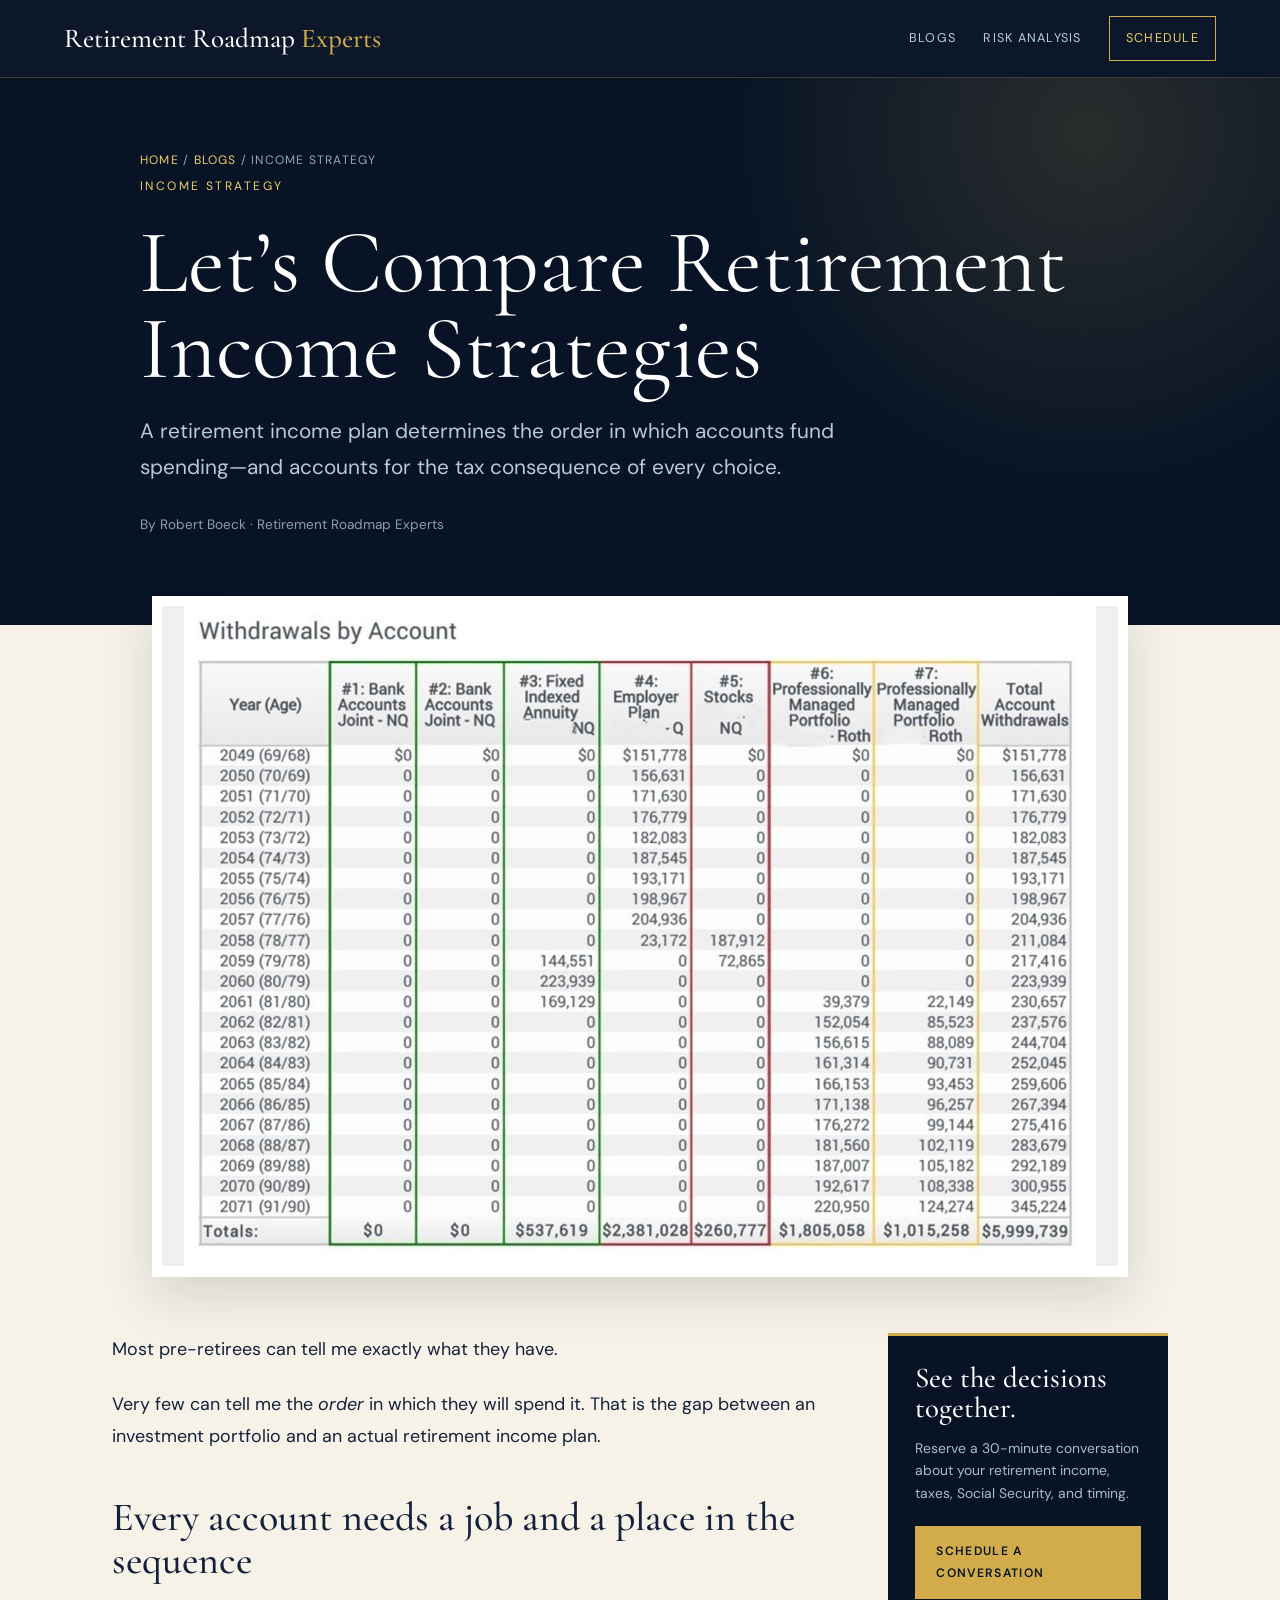
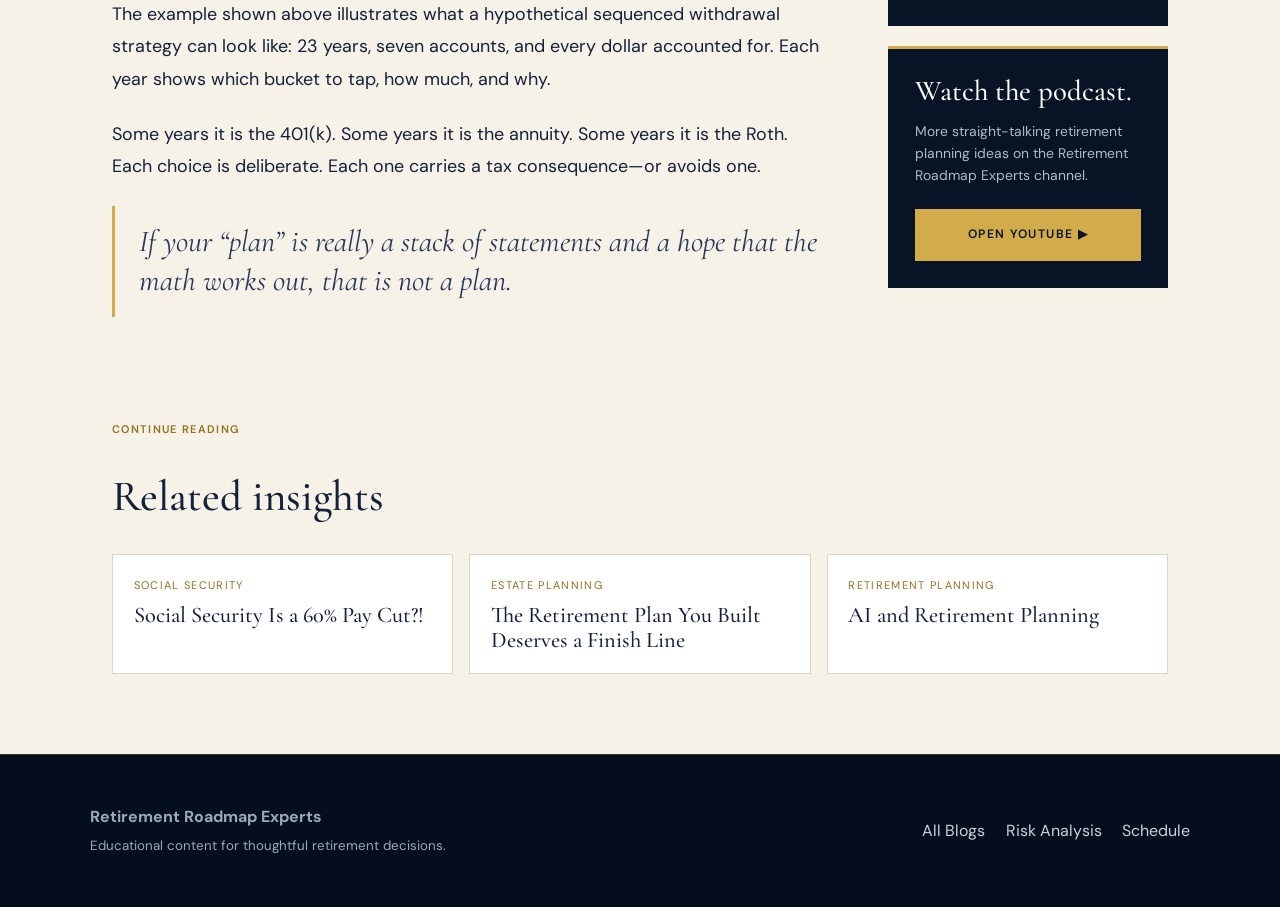
<file: blog/compare-retirement-income-strategies.html>
<!doctype html><html lang="en"><head><meta charset="utf-8"><meta name="viewport" content="width=device-width,initial-scale=1"><title>Let’s Compare Retirement Income Strategies | Retirement Roadmap Experts</title><meta name="description" content="A retirement income plan determines the order in which accounts fund spending—and accounts for the tax consequence of every choice."><meta name="author" content="Robert Boeck"><meta name="robots" content="index,follow,max-image-preview:large"><meta property="og:type" content="article"><meta property="og:title" content="Let’s Compare Retirement Income Strategies"><meta property="og:description" content="A retirement income plan determines the order in which accounts fund spending—and accounts for the tax consequence of every choice."><meta property="og:image" content="../assets/images/blog/image8.jpeg"><meta name="twitter:card" content="summary_large_image"><link rel="preconnect" href="https://fonts.googleapis.com"><link rel="preconnect" href="https://fonts.gstatic.com" crossorigin><link href="https://fonts.googleapis.com/css2?family=Cormorant+Garamond:ital,wght@0,400;0,500;1,400&family=DM+Sans:wght@400;500;600&display=swap" rel="stylesheet"><link rel="stylesheet" href="../assets/css/blog.css"><script type="application/ld+json">{"@context":"https://schema.org","@type":"BlogPosting","headline":"Let’s Compare Retirement Income Strategies","description":"A retirement income plan determines the order in which accounts fund spending—and accounts for the tax consequence of every choice.","image":"../assets/images/blog/image8.jpeg","author":{"@type":"Person","name":"Robert Boeck"},"publisher":{"@type":"Organization","name":"Retirement Roadmap Experts"},"articleSection":"Income Strategy","inLanguage":"en-US"}</script></head><body><nav class="site-nav" aria-label="Main navigation"><a class="brand" href="../index.html">Retirement Roadmap <i>Experts</i></a><div class="nav-links"><a href="../blogs.html">Blogs</a><a href="https://thefinancialhq.com/comra-RRE" target="_blank" rel="noopener">Risk Analysis</a><a class="nav-cta" href="../schedule.html">Schedule</a></div></nav><main><article><header class="article-hero"><div><div class="crumbs"><a href="../index.html">Home</a> / <a href="../blogs.html">Blogs</a> / Income Strategy</div><span class="eyebrow">Income Strategy</span><h1>Let’s Compare Retirement Income Strategies</h1><p class="dek">A retirement income plan determines the order in which accounts fund spending—and accounts for the tax consequence of every choice.</p><div class="byline">By Robert Boeck · Retirement Roadmap Experts</div></div></header><div class="article-wrap"><figure class="feature-image"><img src="../assets/images/blog/image8.jpeg" alt="Hypothetical withdrawals by account retirement income schedule"></figure><div class="article-layout"><div class="article-body"><p>Most pre-retirees can tell me exactly what they have.</p><p>Very few can tell me the <em>order</em> in which they will spend it. That is the gap between an investment portfolio and an actual retirement income plan.</p><h2>Every account needs a job and a place in the sequence</h2><p>The example shown above illustrates what a hypothetical sequenced withdrawal strategy can look like: 23 years, seven accounts, and every dollar accounted for. Each year shows which bucket to tap, how much, and why.</p><p>Some years it is the 401(k). Some years it is the annuity. Some years it is the Roth. Each choice is deliberate. Each one carries a tax consequence—or avoids one.</p><p class="pullquote">If your “plan” is really a stack of statements and a hope that the math works out, that is not a plan.</p></div><aside class="sidebar" aria-label="Next steps"><div class="side-card"><h2>See the decisions together.</h2><p>Reserve a 30-minute conversation about your retirement income, taxes, Social Security, and timing.</p><a class="button" href="../schedule.html">Schedule a conversation</a></div><div class="side-card"><h2>Watch the podcast.</h2><p>More straight-talking retirement planning ideas on the Retirement Roadmap Experts channel.</p><a class="button" href="https://www.youtube.com/@RetirementRoadmapExperts" target="_blank" rel="noopener">Open YouTube ▶</a></div></aside></div></div></article><section class="related"><span class="tag">Continue reading</span><h2>Related insights</h2><div class="related-grid"><a href="social-security-60-percent-pay-cut.html"><span>Social Security</span><strong>Social Security Is a 60% Pay Cut?!</strong></a><a href="retirement-plan-estate-planning-finish-line.html"><span>Estate Planning</span><strong>The Retirement Plan You Built Deserves a Finish Line</strong></a><a href="ai-and-retirement-planning.html"><span>Retirement Planning</span><strong>AI and Retirement Planning</strong></a></div></section></main><footer class="site-footer"><div class="footer-inner"><div><strong>Retirement Roadmap Experts</strong><br><small>Educational content for thoughtful retirement decisions.</small></div><div><a href="../blogs.html">All Blogs</a><a href="https://thefinancialhq.com/comra-RRE" target="_blank" rel="noopener">Risk Analysis</a><a href="../schedule.html">Schedule</a></div></div></footer></body></html>
</file>
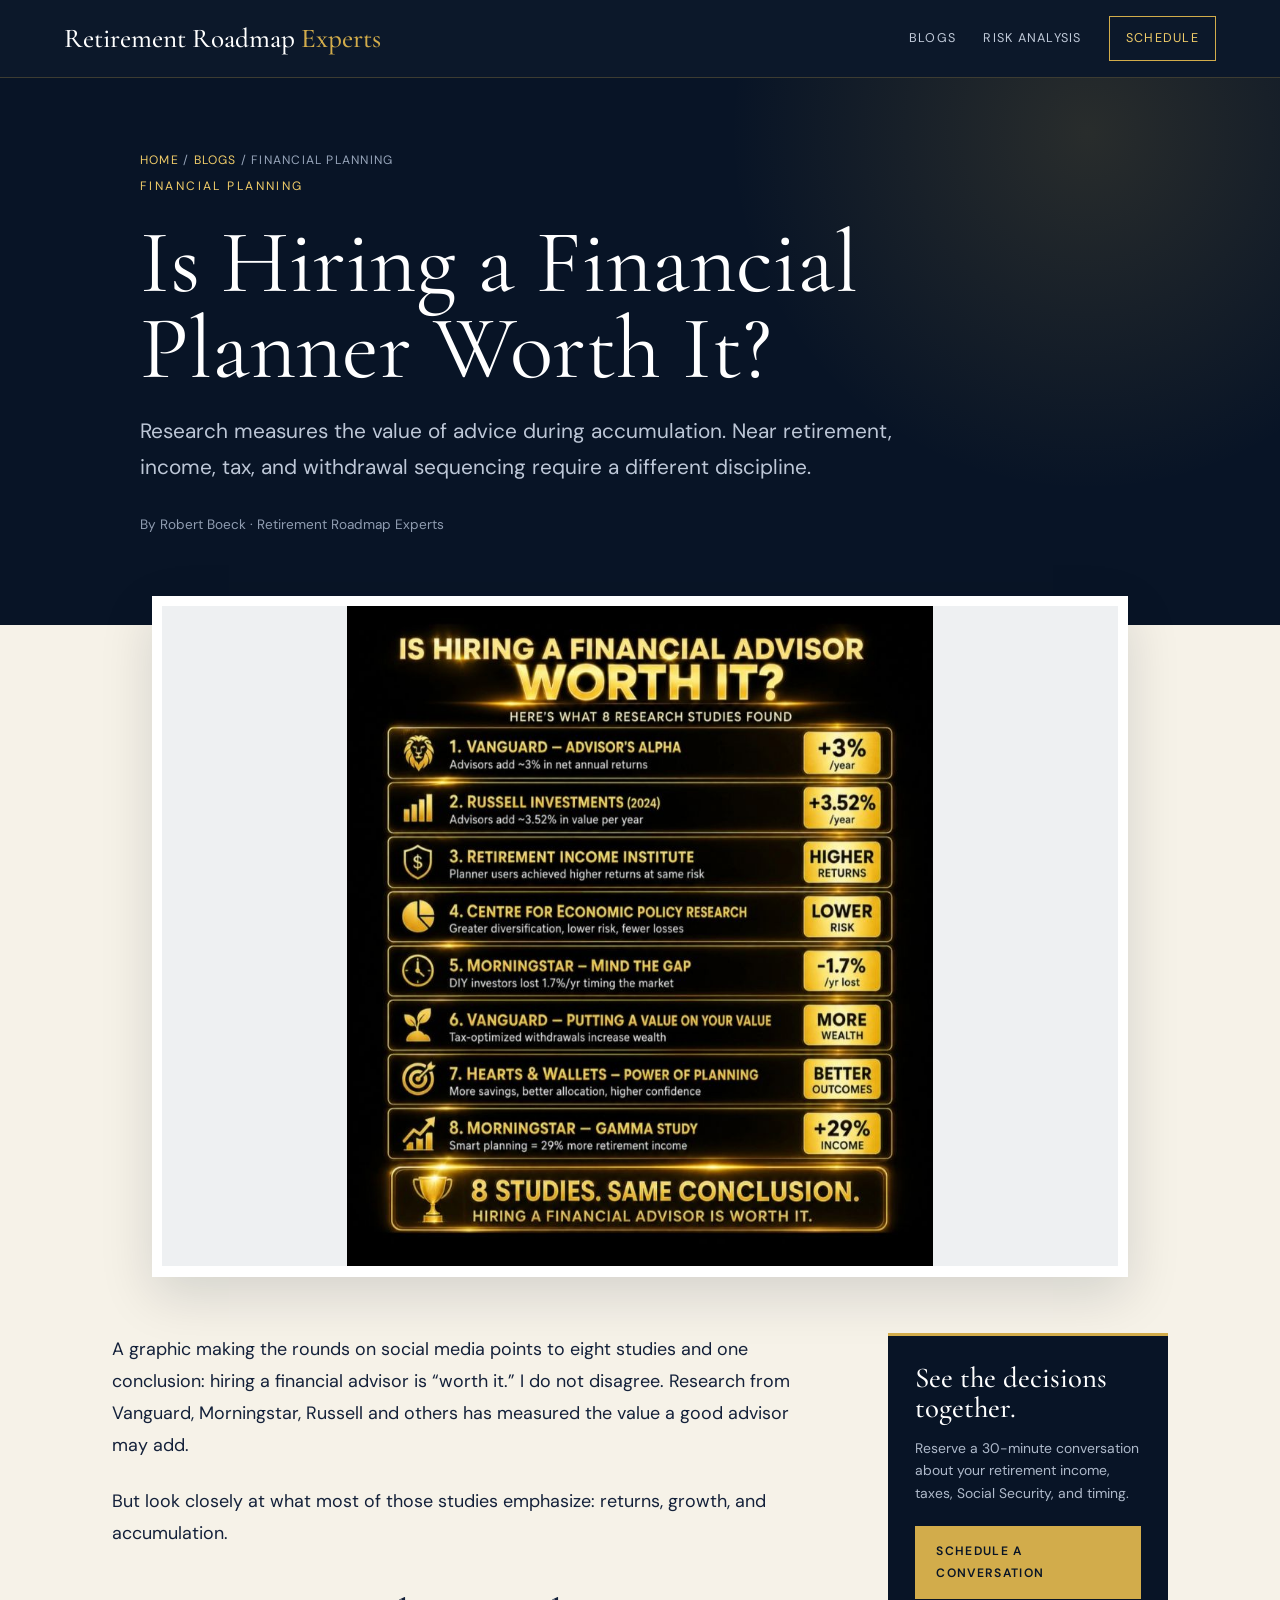
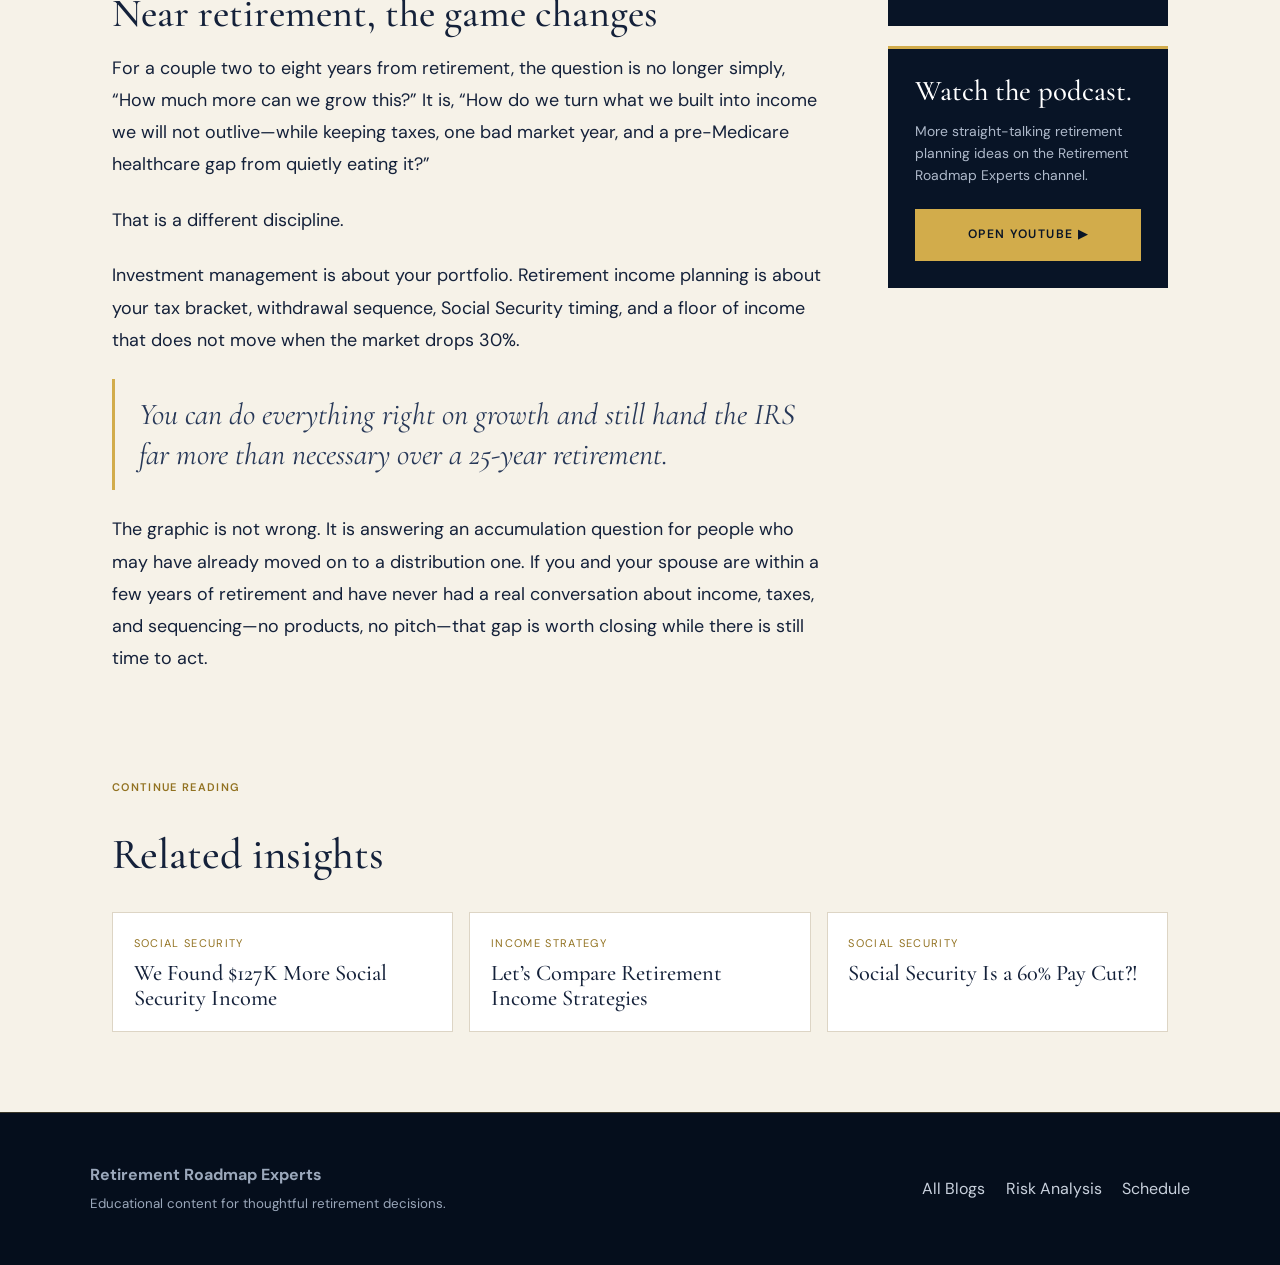
<file: blog/is-hiring-a-financial-planner-worth-it.html>
<!doctype html><html lang="en"><head><meta charset="utf-8"><meta name="viewport" content="width=device-width,initial-scale=1"><title>Is Hiring a Financial Planner Worth It? | Retirement Roadmap Experts</title><meta name="description" content="Research measures the value of advice during accumulation. Near retirement, income, tax, and withdrawal sequencing require a different discipline."><meta name="author" content="Robert Boeck"><meta name="robots" content="index,follow,max-image-preview:large"><meta property="og:type" content="article"><meta property="og:title" content="Is Hiring a Financial Planner Worth It?"><meta property="og:description" content="Research measures the value of advice during accumulation. Near retirement, income, tax, and withdrawal sequencing require a different discipline."><meta property="og:image" content="../assets/images/blog/image6.jpeg"><meta name="twitter:card" content="summary_large_image"><link rel="preconnect" href="https://fonts.googleapis.com"><link rel="preconnect" href="https://fonts.gstatic.com" crossorigin><link href="https://fonts.googleapis.com/css2?family=Cormorant+Garamond:ital,wght@0,400;0,500;1,400&family=DM+Sans:wght@400;500;600&display=swap" rel="stylesheet"><link rel="stylesheet" href="../assets/css/blog.css"><script type="application/ld+json">{"@context":"https://schema.org","@type":"BlogPosting","headline":"Is Hiring a Financial Planner Worth It?","description":"Research measures the value of advice during accumulation. Near retirement, income, tax, and withdrawal sequencing require a different discipline.","image":"../assets/images/blog/image6.jpeg","author":{"@type":"Person","name":"Robert Boeck"},"publisher":{"@type":"Organization","name":"Retirement Roadmap Experts"},"articleSection":"Financial Planning","inLanguage":"en-US"}</script></head><body><nav class="site-nav" aria-label="Main navigation"><a class="brand" href="../index.html">Retirement Roadmap <i>Experts</i></a><div class="nav-links"><a href="../blogs.html">Blogs</a><a href="https://thefinancialhq.com/comra-RRE" target="_blank" rel="noopener">Risk Analysis</a><a class="nav-cta" href="../schedule.html">Schedule</a></div></nav><main><article><header class="article-hero"><div><div class="crumbs"><a href="../index.html">Home</a> / <a href="../blogs.html">Blogs</a> / Financial Planning</div><span class="eyebrow">Financial Planning</span><h1>Is Hiring a Financial Planner Worth It?</h1><p class="dek">Research measures the value of advice during accumulation. Near retirement, income, tax, and withdrawal sequencing require a different discipline.</p><div class="byline">By Robert Boeck · Retirement Roadmap Experts</div></div></header><div class="article-wrap"><figure class="feature-image"><img src="../assets/images/blog/image6.jpeg" alt="Graphic summarizing studies about the value of financial advice"></figure><div class="article-layout"><div class="article-body"><p>A graphic making the rounds on social media points to eight studies and one conclusion: hiring a financial advisor is “worth it.” I do not disagree. Research from Vanguard, Morningstar, Russell and others has measured the value a good advisor may add.</p><p>But look closely at what most of those studies emphasize: returns, growth, and accumulation.</p><h2>Near retirement, the game changes</h2><p>For a couple two to eight years from retirement, the question is no longer simply, “How much more can we grow this?” It is, “How do we turn what we built into income we will not outlive—while keeping taxes, one bad market year, and a pre-Medicare healthcare gap from quietly eating it?”</p><p>That is a different discipline.</p><p>Investment management is about your portfolio. Retirement income planning is about your tax bracket, withdrawal sequence, Social Security timing, and a floor of income that does not move when the market drops 30%.</p><p class="pullquote">You can do everything right on growth and still hand the IRS far more than necessary over a 25-year retirement.</p><p>The graphic is not wrong. It is answering an accumulation question for people who may have already moved on to a distribution one. If you and your spouse are within a few years of retirement and have never had a real conversation about income, taxes, and sequencing—no products, no pitch—that gap is worth closing while there is still time to act.</p></div><aside class="sidebar" aria-label="Next steps"><div class="side-card"><h2>See the decisions together.</h2><p>Reserve a 30-minute conversation about your retirement income, taxes, Social Security, and timing.</p><a class="button" href="../schedule.html">Schedule a conversation</a></div><div class="side-card"><h2>Watch the podcast.</h2><p>More straight-talking retirement planning ideas on the Retirement Roadmap Experts channel.</p><a class="button" href="https://www.youtube.com/@RetirementRoadmapExperts" target="_blank" rel="noopener">Open YouTube ▶</a></div></aside></div></div></article><section class="related"><span class="tag">Continue reading</span><h2>Related insights</h2><div class="related-grid"><a href="127k-more-social-security-income.html"><span>Social Security</span><strong>We Found $127K More Social Security Income</strong></a><a href="compare-retirement-income-strategies.html"><span>Income Strategy</span><strong>Let’s Compare Retirement Income Strategies</strong></a><a href="social-security-60-percent-pay-cut.html"><span>Social Security</span><strong>Social Security Is a 60% Pay Cut?!</strong></a></div></section></main><footer class="site-footer"><div class="footer-inner"><div><strong>Retirement Roadmap Experts</strong><br><small>Educational content for thoughtful retirement decisions.</small></div><div><a href="../blogs.html">All Blogs</a><a href="https://thefinancialhq.com/comra-RRE" target="_blank" rel="noopener">Risk Analysis</a><a href="../schedule.html">Schedule</a></div></div></footer></body></html>
</file>
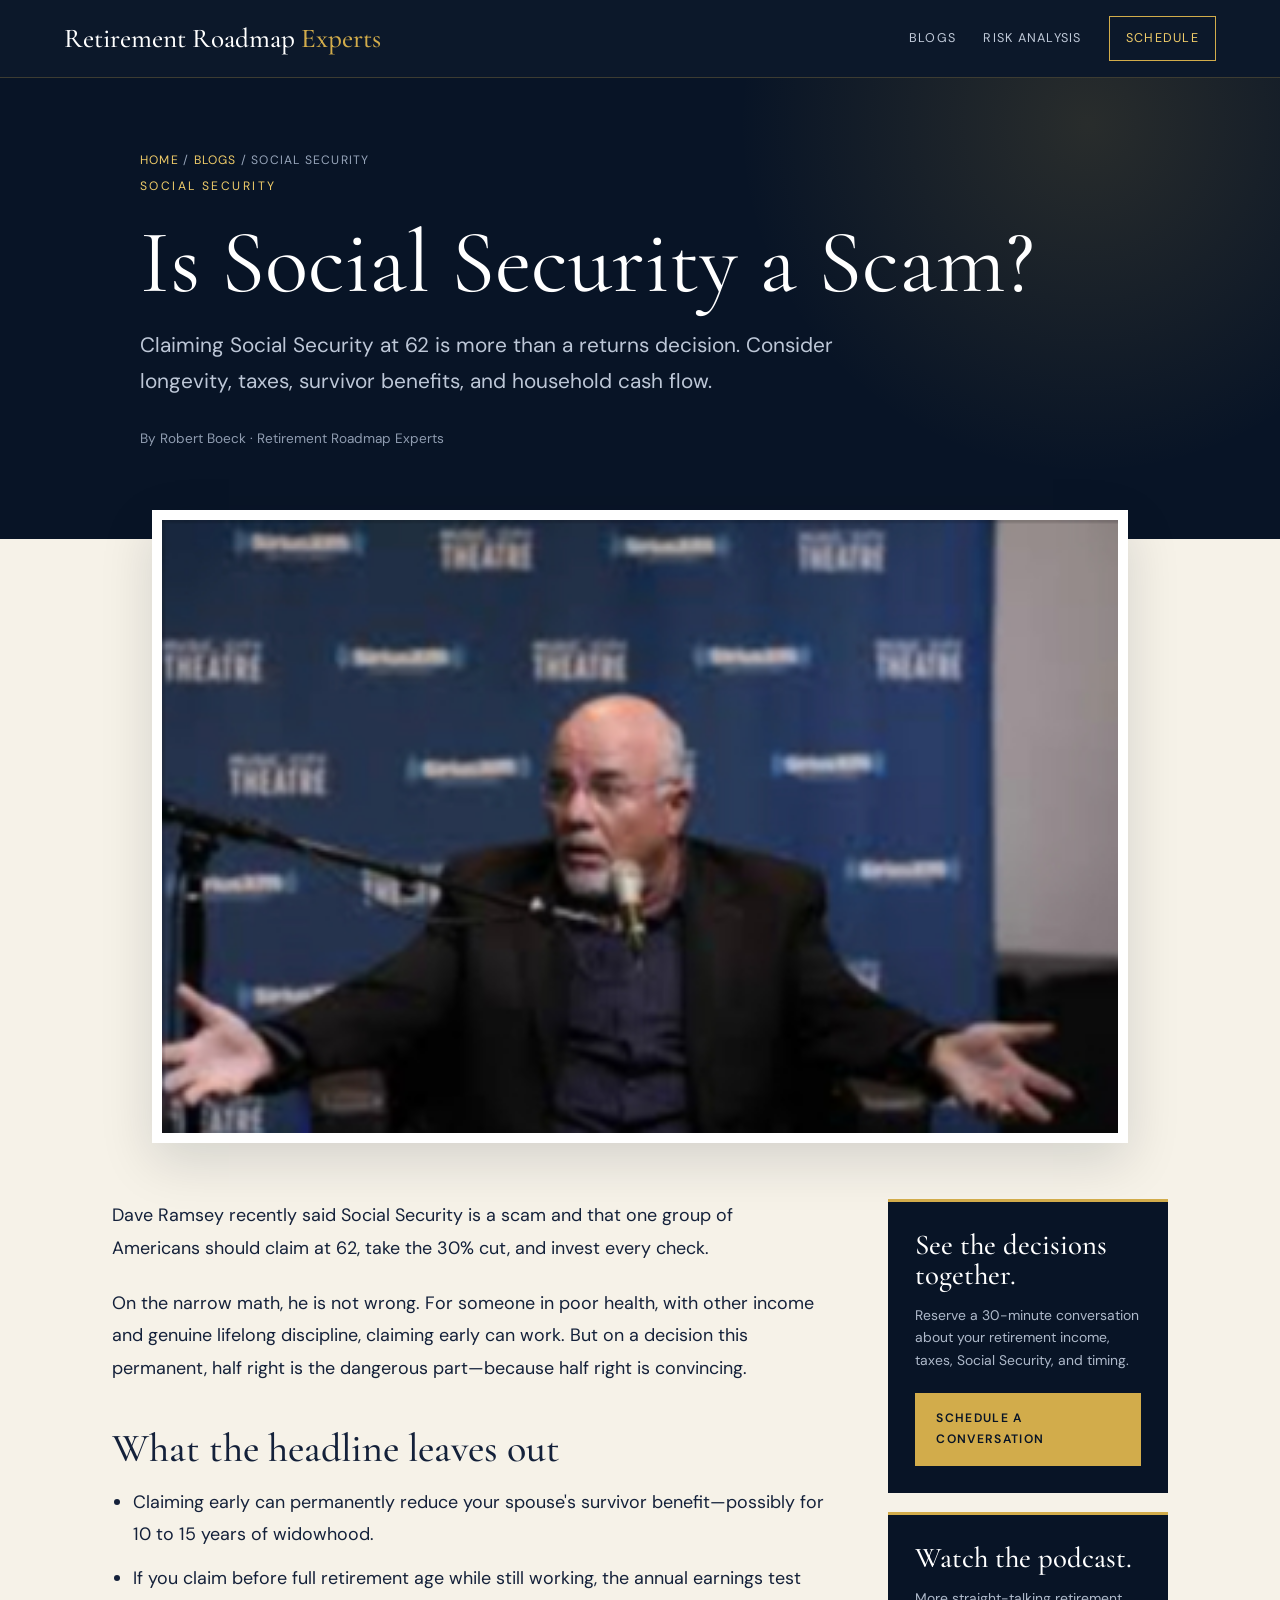
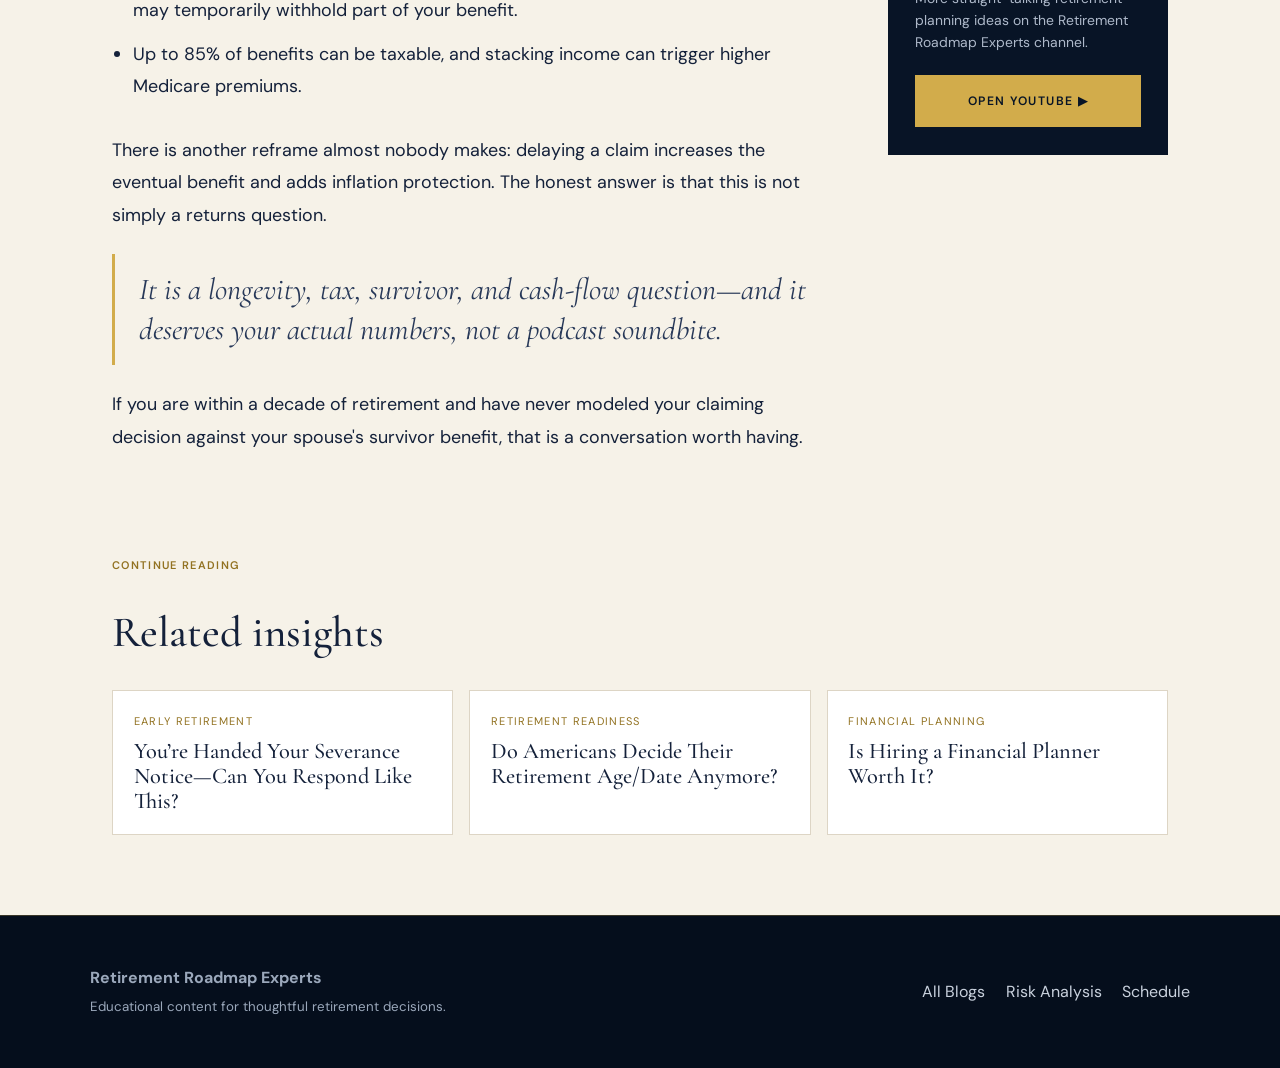
<file: blog/is-social-security-a-scam.html>
<!doctype html><html lang="en"><head><meta charset="utf-8"><meta name="viewport" content="width=device-width,initial-scale=1"><title>Is Social Security a Scam? | Retirement Roadmap Experts</title><meta name="description" content="Claiming Social Security at 62 is more than a returns decision. Consider longevity, taxes, survivor benefits, and household cash flow."><meta name="author" content="Robert Boeck"><meta name="robots" content="index,follow,max-image-preview:large"><meta property="og:type" content="article"><meta property="og:title" content="Is Social Security a Scam?"><meta property="og:description" content="Claiming Social Security at 62 is more than a returns decision. Consider longevity, taxes, survivor benefits, and household cash flow."><meta property="og:image" content="../assets/images/blog/image3.jpg"><meta name="twitter:card" content="summary_large_image"><link rel="preconnect" href="https://fonts.googleapis.com"><link rel="preconnect" href="https://fonts.gstatic.com" crossorigin><link href="https://fonts.googleapis.com/css2?family=Cormorant+Garamond:ital,wght@0,400;0,500;1,400&family=DM+Sans:wght@400;500;600&display=swap" rel="stylesheet"><link rel="stylesheet" href="../assets/css/blog.css"><script type="application/ld+json">{"@context":"https://schema.org","@type":"BlogPosting","headline":"Is Social Security a Scam?","description":"Claiming Social Security at 62 is more than a returns decision. Consider longevity, taxes, survivor benefits, and household cash flow.","image":"../assets/images/blog/image3.jpg","author":{"@type":"Person","name":"Robert Boeck"},"publisher":{"@type":"Organization","name":"Retirement Roadmap Experts"},"articleSection":"Social Security","inLanguage":"en-US"}</script></head><body><nav class="site-nav" aria-label="Main navigation"><a class="brand" href="../index.html">Retirement Roadmap <i>Experts</i></a><div class="nav-links"><a href="../blogs.html">Blogs</a><a href="https://thefinancialhq.com/comra-RRE" target="_blank" rel="noopener">Risk Analysis</a><a class="nav-cta" href="../schedule.html">Schedule</a></div></nav><main><article><header class="article-hero"><div><div class="crumbs"><a href="../index.html">Home</a> / <a href="../blogs.html">Blogs</a> / Social Security</div><span class="eyebrow">Social Security</span><h1>Is Social Security a Scam?</h1><p class="dek">Claiming Social Security at 62 is more than a returns decision. Consider longevity, taxes, survivor benefits, and household cash flow.</p><div class="byline">By Robert Boeck · Retirement Roadmap Experts</div></div></header><div class="article-wrap"><figure class="feature-image"><img src="../assets/images/blog/image3.jpg" alt="Dave Ramsey discussing Social Security in a recording studio"></figure><div class="article-layout"><div class="article-body"><p>Dave Ramsey recently said Social Security is a scam and that one group of Americans should claim at 62, take the 30% cut, and invest every check.</p><p>On the narrow math, he is not wrong. For someone in poor health, with other income and genuine lifelong discipline, claiming early can work. But on a decision this permanent, half right is the dangerous part—because half right is convincing.</p><h2>What the headline leaves out</h2><ul><li>Claiming early can permanently reduce your spouse's survivor benefit—possibly for 10 to 15 years of widowhood.</li><li>If you claim before full retirement age while still working, the annual earnings test may temporarily withhold part of your benefit.</li><li>Up to 85% of benefits can be taxable, and stacking income can trigger higher Medicare premiums.</li></ul><p>There is another reframe almost nobody makes: delaying a claim increases the eventual benefit and adds inflation protection. The honest answer is that this is not simply a returns question.</p><p class="pullquote">It is a longevity, tax, survivor, and cash-flow question—and it deserves your actual numbers, not a podcast soundbite.</p><p>If you are within a decade of retirement and have never modeled your claiming decision against your spouse's survivor benefit, that is a conversation worth having.</p></div><aside class="sidebar" aria-label="Next steps"><div class="side-card"><h2>See the decisions together.</h2><p>Reserve a 30-minute conversation about your retirement income, taxes, Social Security, and timing.</p><a class="button" href="../schedule.html">Schedule a conversation</a></div><div class="side-card"><h2>Watch the podcast.</h2><p>More straight-talking retirement planning ideas on the Retirement Roadmap Experts channel.</p><a class="button" href="https://www.youtube.com/@RetirementRoadmapExperts" target="_blank" rel="noopener">Open YouTube ▶</a></div></aside></div></div></article><section class="related"><span class="tag">Continue reading</span><h2>Related insights</h2><div class="related-grid"><a href="severance-notice-retirement-plan.html"><span>Early Retirement</span><strong>You’re Handed Your Severance Notice—Can You Respond Like This?</strong></a><a href="who-decides-your-retirement-date.html"><span>Retirement Readiness</span><strong>Do Americans Decide Their Retirement Age/Date Anymore?</strong></a><a href="is-hiring-a-financial-planner-worth-it.html"><span>Financial Planning</span><strong>Is Hiring a Financial Planner Worth It?</strong></a></div></section></main><footer class="site-footer"><div class="footer-inner"><div><strong>Retirement Roadmap Experts</strong><br><small>Educational content for thoughtful retirement decisions.</small></div><div><a href="../blogs.html">All Blogs</a><a href="https://thefinancialhq.com/comra-RRE" target="_blank" rel="noopener">Risk Analysis</a><a href="../schedule.html">Schedule</a></div></div></footer></body></html>
</file>
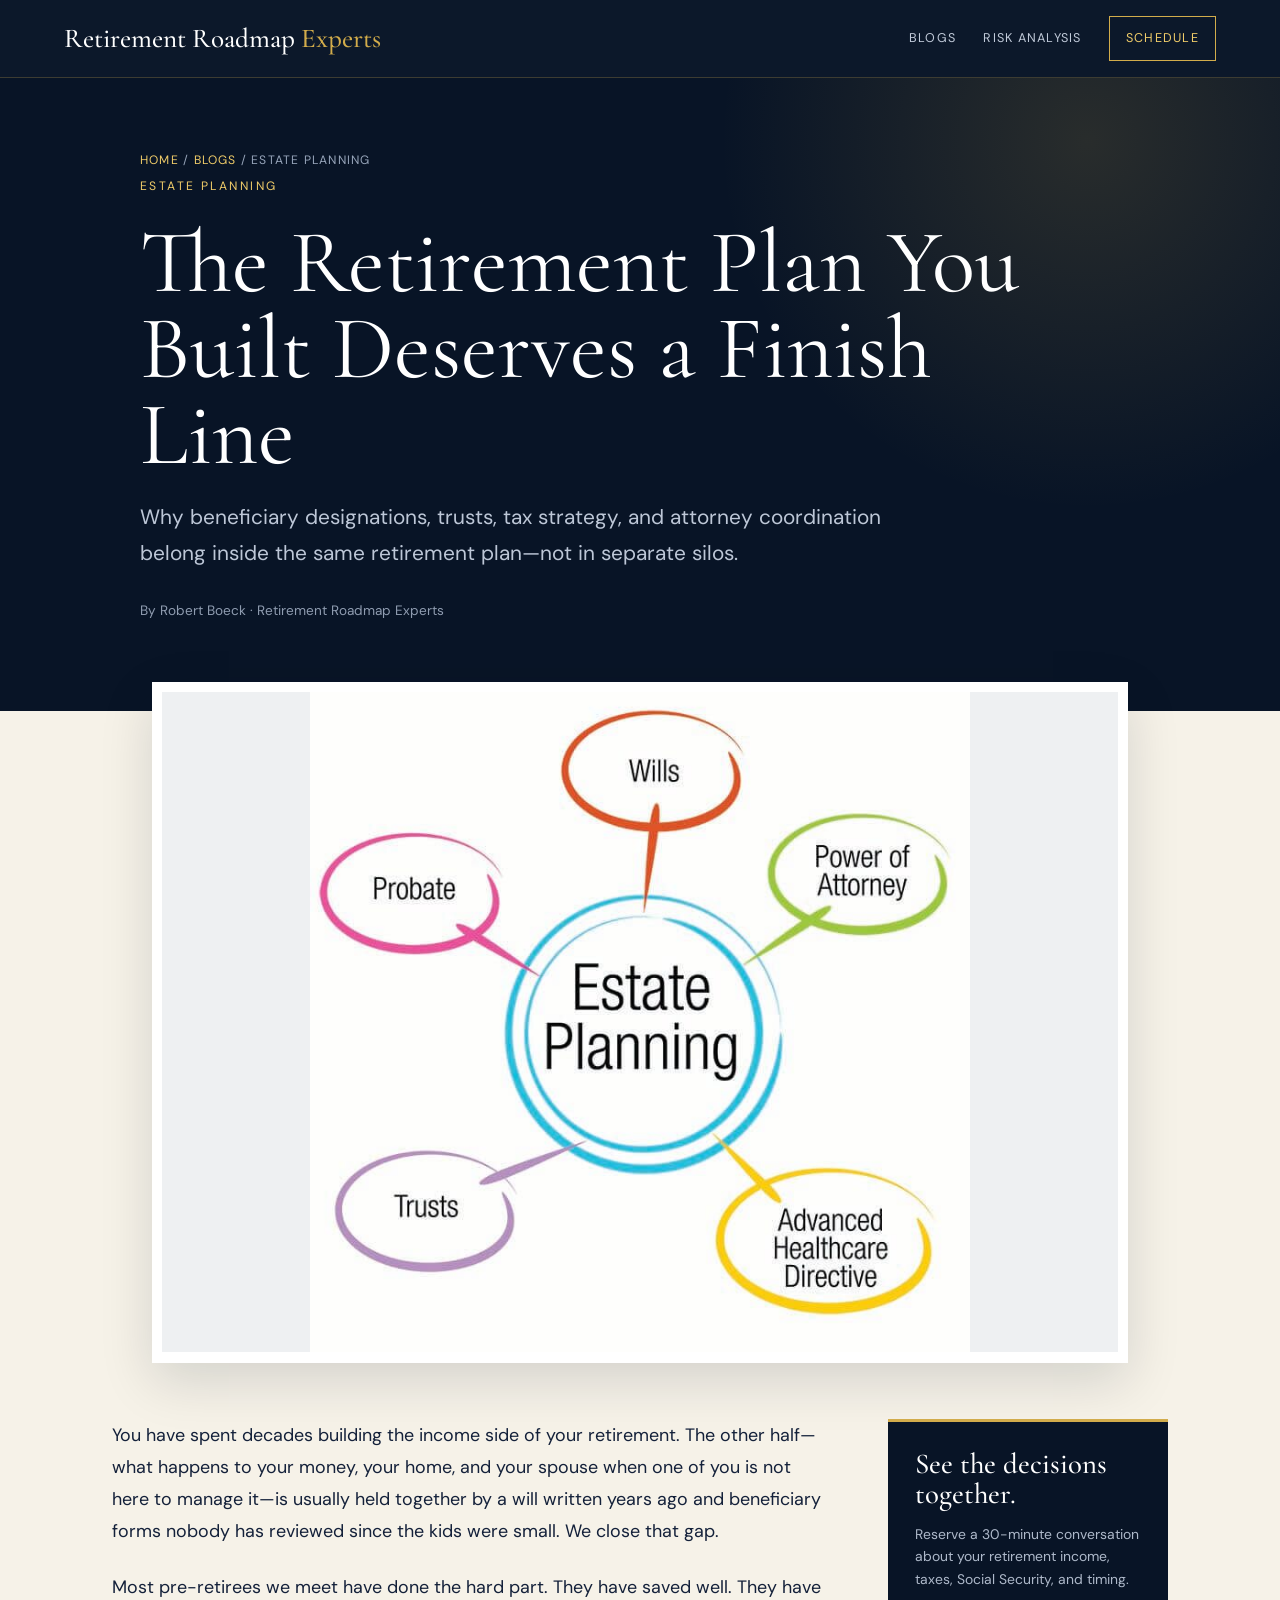
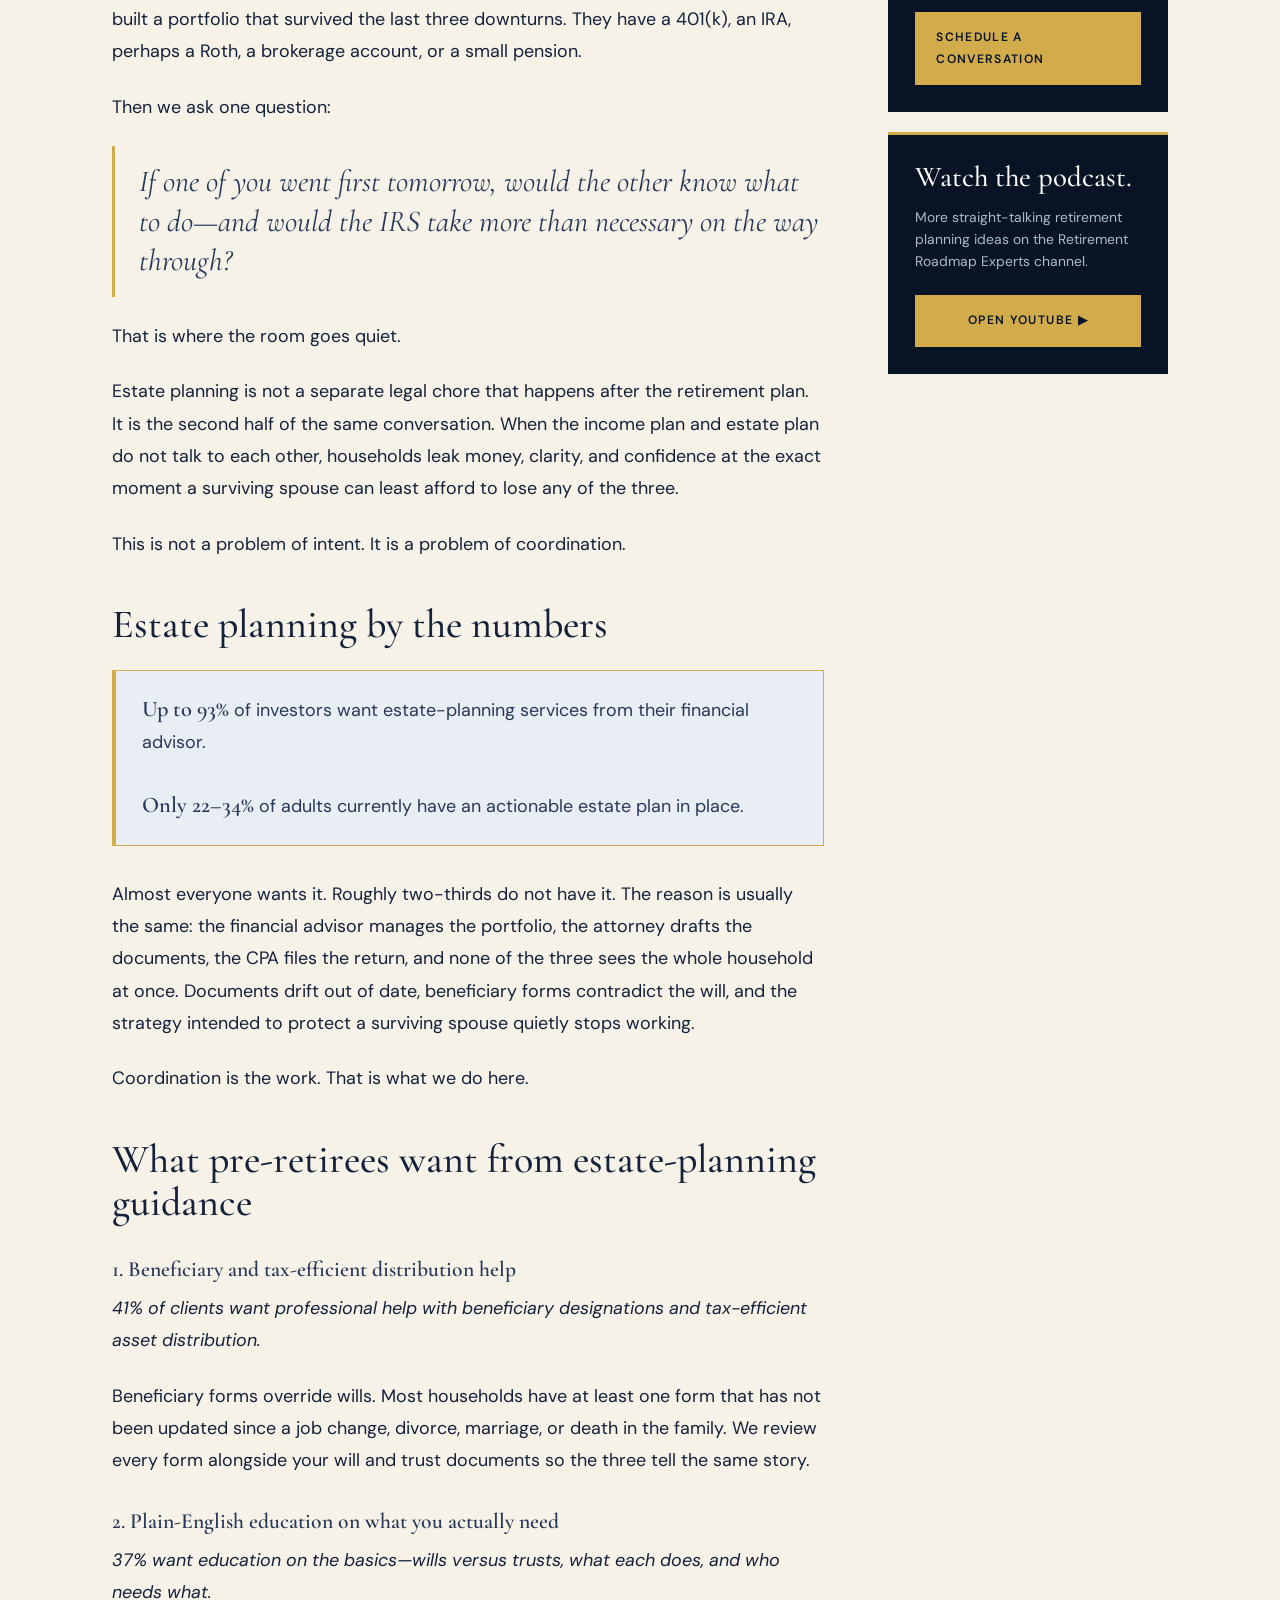
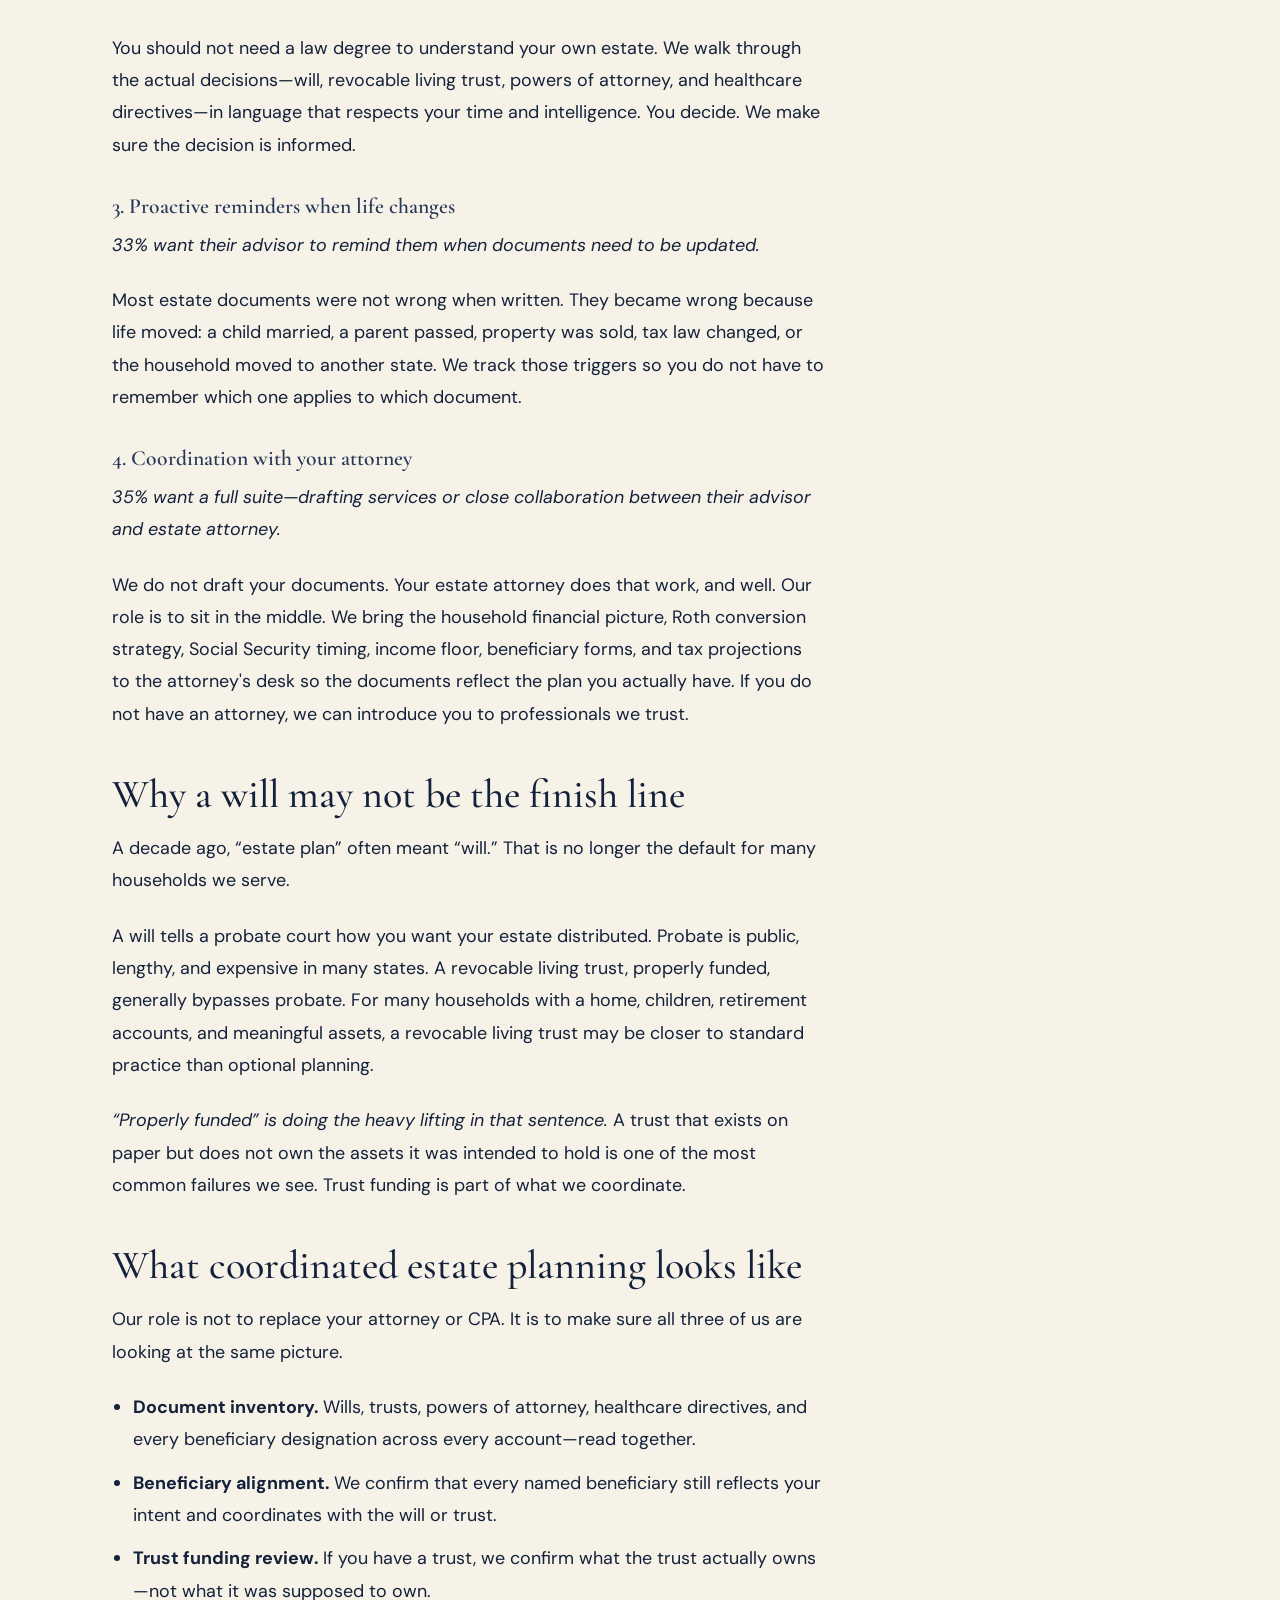
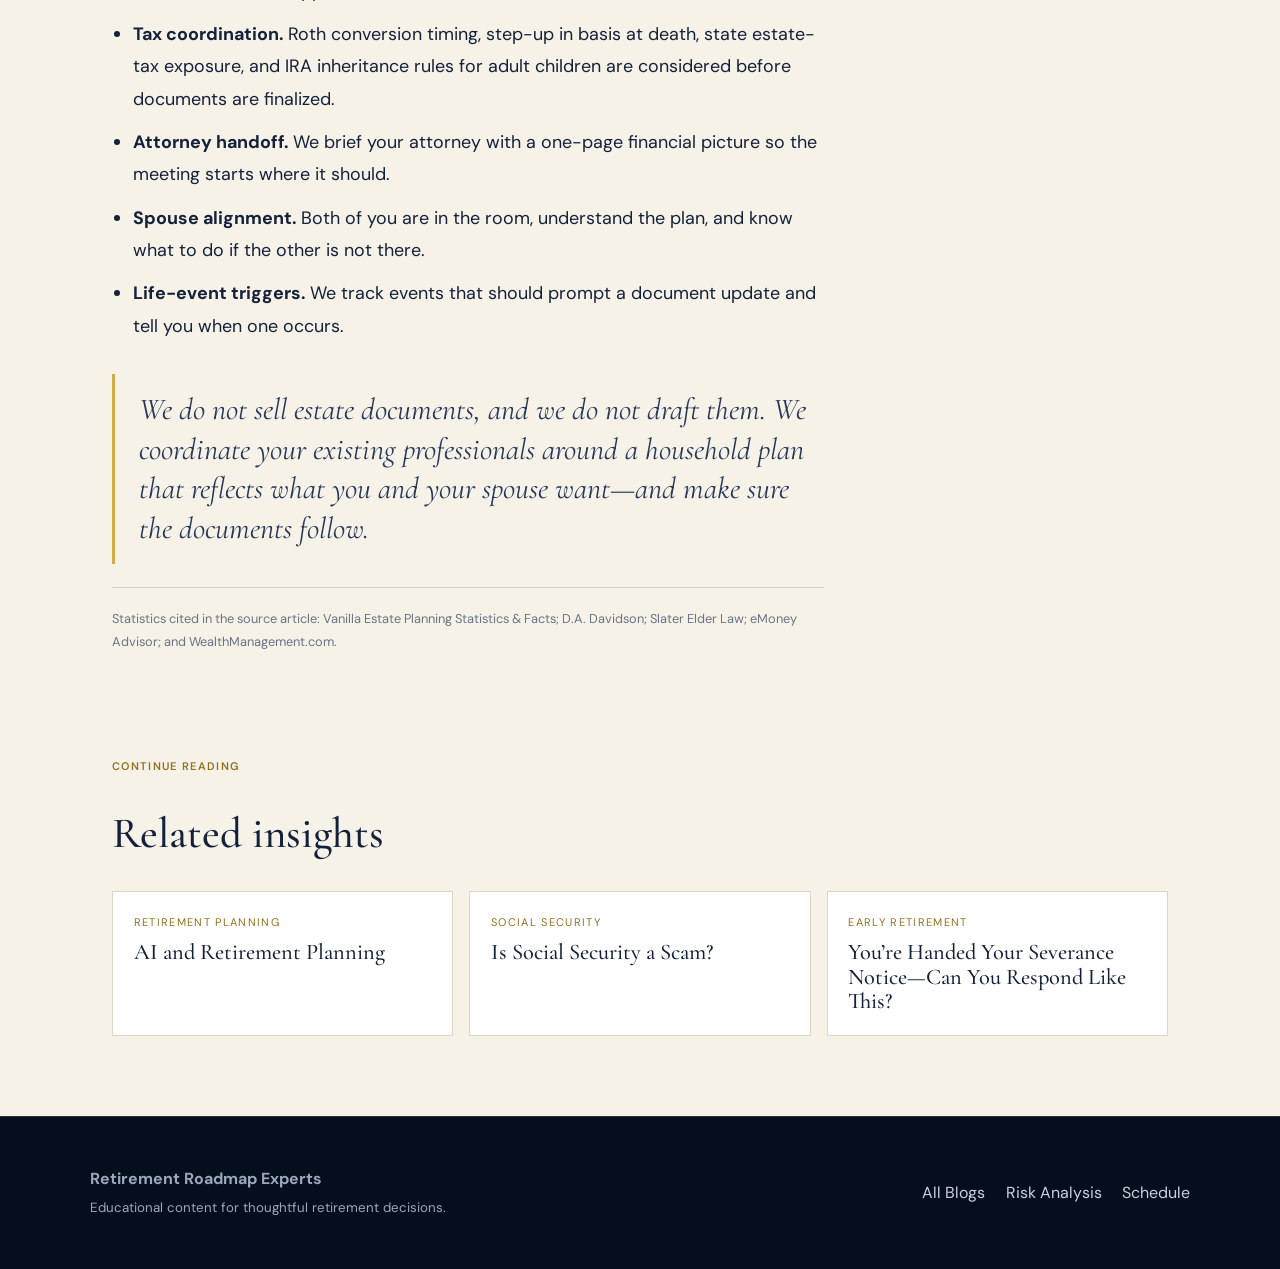
<file: blog/retirement-plan-estate-planning-finish-line.html>
<!doctype html><html lang="en"><head><meta charset="utf-8"><meta name="viewport" content="width=device-width,initial-scale=1"><title>The Retirement Plan You Built Deserves a Finish Line | Retirement Roadmap Experts</title><meta name="description" content="Why beneficiary designations, trusts, tax strategy, and attorney coordination belong inside the same retirement plan—not in separate silos."><meta name="author" content="Robert Boeck"><meta name="robots" content="index,follow,max-image-preview:large"><meta property="og:type" content="article"><meta property="og:title" content="The Retirement Plan You Built Deserves a Finish Line"><meta property="og:description" content="Why beneficiary designations, trusts, tax strategy, and attorney coordination belong inside the same retirement plan—not in separate silos."><meta property="og:image" content="../assets/images/blog/image1.jpg"><meta name="twitter:card" content="summary_large_image"><link rel="preconnect" href="https://fonts.googleapis.com"><link rel="preconnect" href="https://fonts.gstatic.com" crossorigin><link href="https://fonts.googleapis.com/css2?family=Cormorant+Garamond:ital,wght@0,400;0,500;1,400&family=DM+Sans:wght@400;500;600&display=swap" rel="stylesheet"><link rel="stylesheet" href="../assets/css/blog.css"><script type="application/ld+json">{"@context":"https://schema.org","@type":"BlogPosting","headline":"The Retirement Plan You Built Deserves a Finish Line","description":"Why beneficiary designations, trusts, tax strategy, and attorney coordination belong inside the same retirement plan—not in separate silos.","image":"../assets/images/blog/image1.jpg","author":{"@type":"Person","name":"Robert Boeck"},"publisher":{"@type":"Organization","name":"Retirement Roadmap Experts"},"articleSection":"Estate Planning","inLanguage":"en-US"}</script></head><body><nav class="site-nav" aria-label="Main navigation"><a class="brand" href="../index.html">Retirement Roadmap <i>Experts</i></a><div class="nav-links"><a href="../blogs.html">Blogs</a><a href="https://thefinancialhq.com/comra-RRE" target="_blank" rel="noopener">Risk Analysis</a><a class="nav-cta" href="../schedule.html">Schedule</a></div></nav><main><article><header class="article-hero"><div><div class="crumbs"><a href="../index.html">Home</a> / <a href="../blogs.html">Blogs</a> / Estate Planning</div><span class="eyebrow">Estate Planning</span><h1>The Retirement Plan You Built Deserves a Finish Line</h1><p class="dek">Why beneficiary designations, trusts, tax strategy, and attorney coordination belong inside the same retirement plan—not in separate silos.</p><div class="byline">By Robert Boeck · Retirement Roadmap Experts</div></div></header><div class="article-wrap"><figure class="feature-image"><img src="../assets/images/blog/image1.jpg" alt="Estate planning diagram connecting wills, trusts, probate, powers of attorney, and healthcare directives"></figure><div class="article-layout"><div class="article-body"><p>You have spent decades building the income side of your retirement. The other half—what happens to your money, your home, and your spouse when one of you is not here to manage it—is usually held together by a will written years ago and beneficiary forms nobody has reviewed since the kids were small. We close that gap.</p><p>Most pre-retirees we meet have done the hard part. They have saved well. They have built a portfolio that survived the last three downturns. They have a 401(k), an IRA, perhaps a Roth, a brokerage account, or a small pension.</p><p>Then we ask one question:</p><p class="pullquote">If one of you went first tomorrow, would the other know what to do—and would the IRS take more than necessary on the way through?</p><p>That is where the room goes quiet.</p><p>Estate planning is not a separate legal chore that happens after the retirement plan. It is the second half of the same conversation. When the income plan and estate plan do not talk to each other, households leak money, clarity, and confidence at the exact moment a surviving spouse can least afford to lose any of the three.</p><p>This is not a problem of intent. It is a problem of coordination.</p><h2>Estate planning by the numbers</h2><div class="article-callout"><strong>Up to 93%</strong> of investors want estate-planning services from their financial advisor.<br><br><strong>Only 22–34%</strong> of adults currently have an actionable estate plan in place.</div><p>Almost everyone wants it. Roughly two-thirds do not have it. The reason is usually the same: the financial advisor manages the portfolio, the attorney drafts the documents, the CPA files the return, and none of the three sees the whole household at once. Documents drift out of date, beneficiary forms contradict the will, and the strategy intended to protect a surviving spouse quietly stops working.</p><p>Coordination is the work. That is what we do here.</p><h2>What pre-retirees want from estate-planning guidance</h2><h3>1. Beneficiary and tax-efficient distribution help</h3><p><em>41% of clients want professional help with beneficiary designations and tax-efficient asset distribution.</em></p><p>Beneficiary forms override wills. Most households have at least one form that has not been updated since a job change, divorce, marriage, or death in the family. We review every form alongside your will and trust documents so the three tell the same story.</p><h3>2. Plain-English education on what you actually need</h3><p><em>37% want education on the basics—wills versus trusts, what each does, and who needs what.</em></p><p>You should not need a law degree to understand your own estate. We walk through the actual decisions—will, revocable living trust, powers of attorney, and healthcare directives—in language that respects your time and intelligence. You decide. We make sure the decision is informed.</p><h3>3. Proactive reminders when life changes</h3><p><em>33% want their advisor to remind them when documents need to be updated.</em></p><p>Most estate documents were not wrong when written. They became wrong because life moved: a child married, a parent passed, property was sold, tax law changed, or the household moved to another state. We track those triggers so you do not have to remember which one applies to which document.</p><h3>4. Coordination with your attorney</h3><p><em>35% want a full suite—drafting services or close collaboration between their advisor and estate attorney.</em></p><p>We do not draft your documents. Your estate attorney does that work, and well. Our role is to sit in the middle. We bring the household financial picture, Roth conversion strategy, Social Security timing, income floor, beneficiary forms, and tax projections to the attorney's desk so the documents reflect the plan you actually have. If you do not have an attorney, we can introduce you to professionals we trust.</p><h2>Why a will may not be the finish line</h2><p>A decade ago, “estate plan” often meant “will.” That is no longer the default for many households we serve.</p><p>A will tells a probate court how you want your estate distributed. Probate is public, lengthy, and expensive in many states. A revocable living trust, properly funded, generally bypasses probate. For many households with a home, children, retirement accounts, and meaningful assets, a revocable living trust may be closer to standard practice than optional planning.</p><p><em>“Properly funded” is doing the heavy lifting in that sentence.</em> A trust that exists on paper but does not own the assets it was intended to hold is one of the most common failures we see. Trust funding is part of what we coordinate.</p><h2>What coordinated estate planning looks like</h2><p>Our role is not to replace your attorney or CPA. It is to make sure all three of us are looking at the same picture.</p><ul><li><strong>Document inventory.</strong> Wills, trusts, powers of attorney, healthcare directives, and every beneficiary designation across every account—read together.</li><li><strong>Beneficiary alignment.</strong> We confirm that every named beneficiary still reflects your intent and coordinates with the will or trust.</li><li><strong>Trust funding review.</strong> If you have a trust, we confirm what the trust actually owns—not what it was supposed to own.</li><li><strong>Tax coordination.</strong> Roth conversion timing, step-up in basis at death, state estate-tax exposure, and IRA inheritance rules for adult children are considered before documents are finalized.</li><li><strong>Attorney handoff.</strong> We brief your attorney with a one-page financial picture so the meeting starts where it should.</li><li><strong>Spouse alignment.</strong> Both of you are in the room, understand the plan, and know what to do if the other is not there.</li><li><strong>Life-event triggers.</strong> We track events that should prompt a document update and tell you when one occurs.</li></ul><p class="pullquote">We do not sell estate documents, and we do not draft them. We coordinate your existing professionals around a household plan that reflects what you and your spouse want—and make sure the documents follow.</p><p class="source-note">Statistics cited in the source article: Vanilla Estate Planning Statistics &amp; Facts; D.A. Davidson; Slater Elder Law; eMoney Advisor; and WealthManagement.com.</p></div><aside class="sidebar" aria-label="Next steps"><div class="side-card"><h2>See the decisions together.</h2><p>Reserve a 30-minute conversation about your retirement income, taxes, Social Security, and timing.</p><a class="button" href="../schedule.html">Schedule a conversation</a></div><div class="side-card"><h2>Watch the podcast.</h2><p>More straight-talking retirement planning ideas on the Retirement Roadmap Experts channel.</p><a class="button" href="https://www.youtube.com/@RetirementRoadmapExperts" target="_blank" rel="noopener">Open YouTube ▶</a></div></aside></div></div></article><section class="related"><span class="tag">Continue reading</span><h2>Related insights</h2><div class="related-grid"><a href="ai-and-retirement-planning.html"><span>Retirement Planning</span><strong>AI and Retirement Planning</strong></a><a href="is-social-security-a-scam.html"><span>Social Security</span><strong>Is Social Security a Scam?</strong></a><a href="severance-notice-retirement-plan.html"><span>Early Retirement</span><strong>You’re Handed Your Severance Notice—Can You Respond Like This?</strong></a></div></section></main><footer class="site-footer"><div class="footer-inner"><div><strong>Retirement Roadmap Experts</strong><br><small>Educational content for thoughtful retirement decisions.</small></div><div><a href="../blogs.html">All Blogs</a><a href="https://thefinancialhq.com/comra-RRE" target="_blank" rel="noopener">Risk Analysis</a><a href="../schedule.html">Schedule</a></div></div></footer></body></html>
</file>
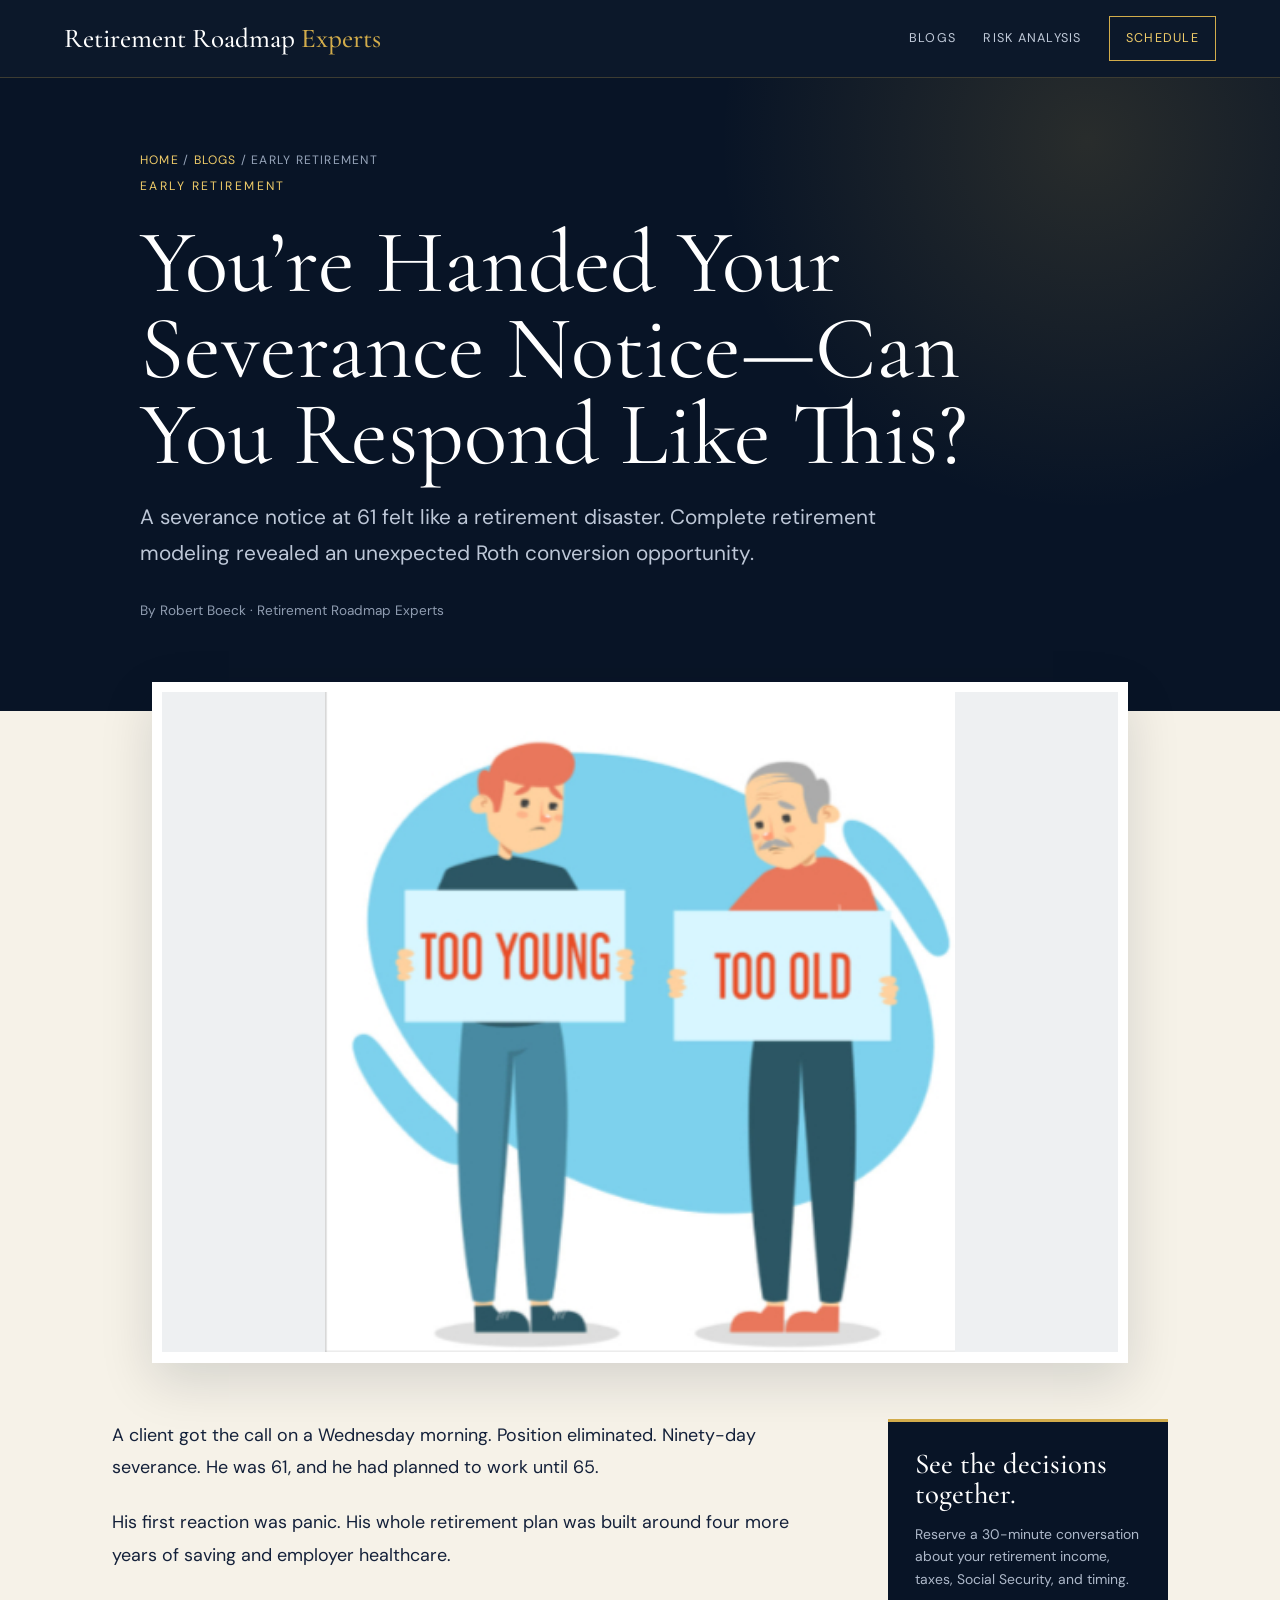
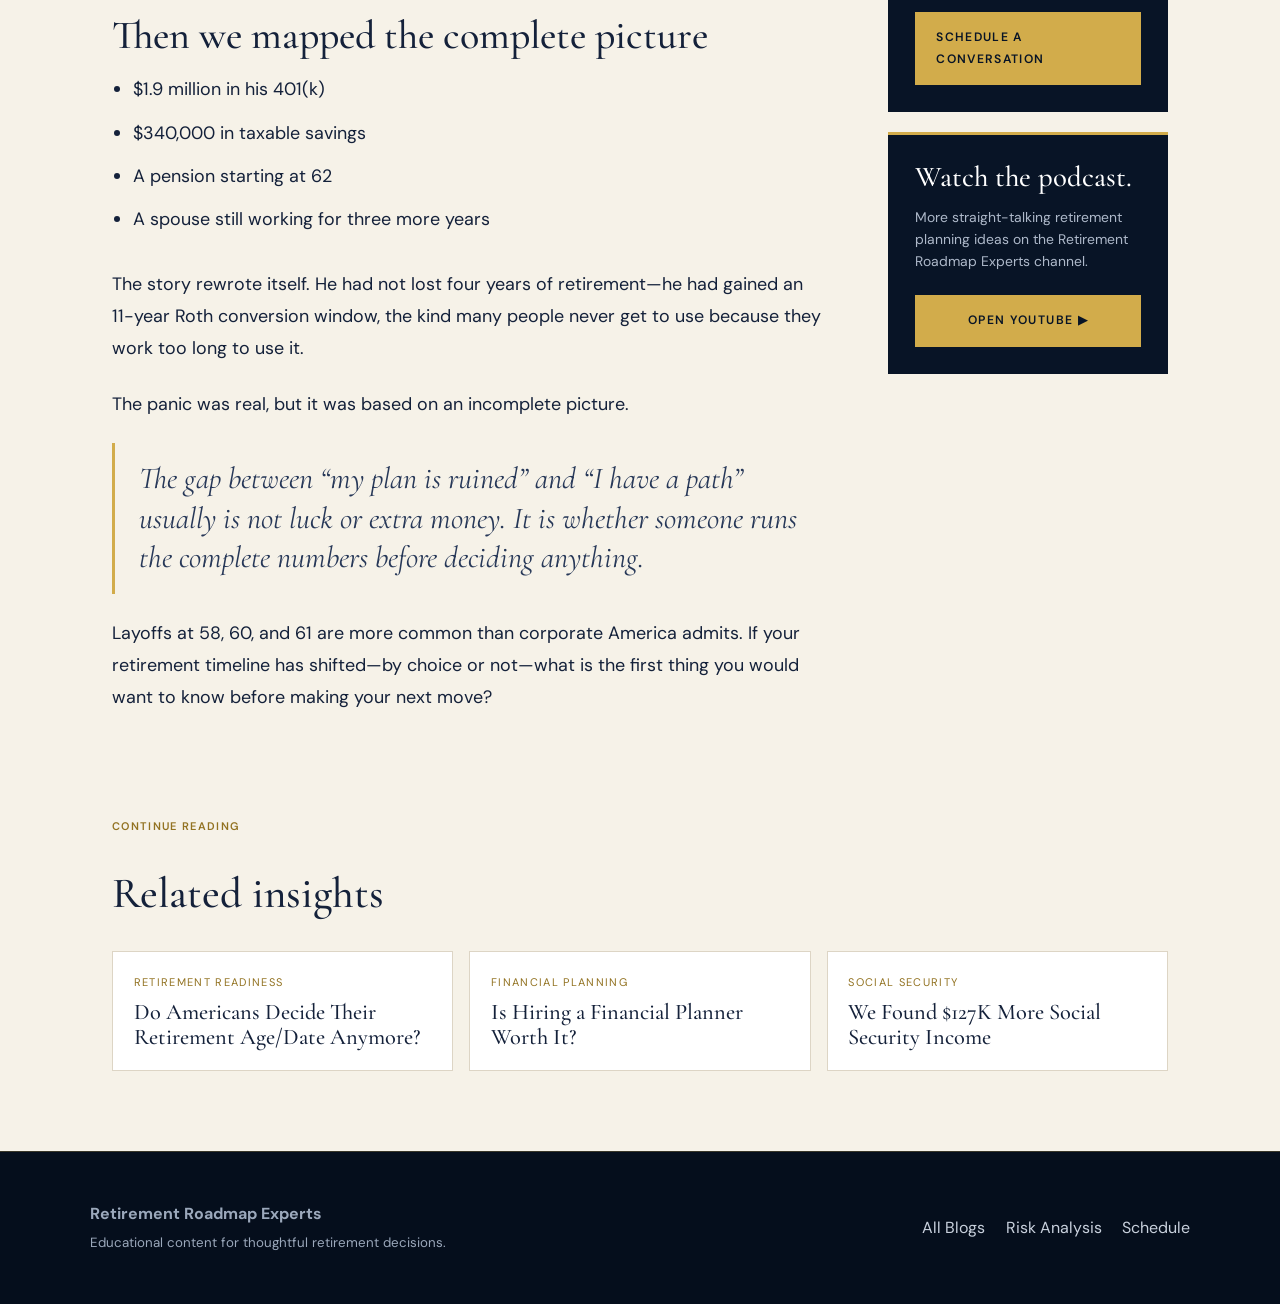
<file: blog/severance-notice-retirement-plan.html>
<!doctype html><html lang="en"><head><meta charset="utf-8"><meta name="viewport" content="width=device-width,initial-scale=1"><title>You’re Handed Your Severance Notice—Can You Respond Like This? | Retirement Roadmap Experts</title><meta name="description" content="A severance notice at 61 felt like a retirement disaster. Complete retirement modeling revealed an unexpected Roth conversion opportunity."><meta name="author" content="Robert Boeck"><meta name="robots" content="index,follow,max-image-preview:large"><meta property="og:type" content="article"><meta property="og:title" content="You’re Handed Your Severance Notice—Can You Respond Like This?"><meta property="og:description" content="A severance notice at 61 felt like a retirement disaster. Complete retirement modeling revealed an unexpected Roth conversion opportunity."><meta property="og:image" content="../assets/images/blog/image4.jpg"><meta name="twitter:card" content="summary_large_image"><link rel="preconnect" href="https://fonts.googleapis.com"><link rel="preconnect" href="https://fonts.gstatic.com" crossorigin><link href="https://fonts.googleapis.com/css2?family=Cormorant+Garamond:ital,wght@0,400;0,500;1,400&family=DM+Sans:wght@400;500;600&display=swap" rel="stylesheet"><link rel="stylesheet" href="../assets/css/blog.css"><script type="application/ld+json">{"@context":"https://schema.org","@type":"BlogPosting","headline":"You’re Handed Your Severance Notice—Can You Respond Like This?","description":"A severance notice at 61 felt like a retirement disaster. Complete retirement modeling revealed an unexpected Roth conversion opportunity.","image":"../assets/images/blog/image4.jpg","author":{"@type":"Person","name":"Robert Boeck"},"publisher":{"@type":"Organization","name":"Retirement Roadmap Experts"},"articleSection":"Early Retirement","inLanguage":"en-US"}</script></head><body><nav class="site-nav" aria-label="Main navigation"><a class="brand" href="../index.html">Retirement Roadmap <i>Experts</i></a><div class="nav-links"><a href="../blogs.html">Blogs</a><a href="https://thefinancialhq.com/comra-RRE" target="_blank" rel="noopener">Risk Analysis</a><a class="nav-cta" href="../schedule.html">Schedule</a></div></nav><main><article><header class="article-hero"><div><div class="crumbs"><a href="../index.html">Home</a> / <a href="../blogs.html">Blogs</a> / Early Retirement</div><span class="eyebrow">Early Retirement</span><h1>You’re Handed Your Severance Notice—Can You Respond Like This?</h1><p class="dek">A severance notice at 61 felt like a retirement disaster. Complete retirement modeling revealed an unexpected Roth conversion opportunity.</p><div class="byline">By Robert Boeck · Retirement Roadmap Experts</div></div></header><div class="article-wrap"><figure class="feature-image"><img src="../assets/images/blog/image4.jpg" alt="Illustration about age and employment uncertainty"></figure><div class="article-layout"><div class="article-body"><p>A client got the call on a Wednesday morning. Position eliminated. Ninety-day severance. He was 61, and he had planned to work until 65.</p><p>His first reaction was panic. His whole retirement plan was built around four more years of saving and employer healthcare.</p><h2>Then we mapped the complete picture</h2><ul><li>$1.9 million in his 401(k)</li><li>$340,000 in taxable savings</li><li>A pension starting at 62</li><li>A spouse still working for three more years</li></ul><p>The story rewrote itself. He had not lost four years of retirement—he had gained an 11-year Roth conversion window, the kind many people never get to use because they work too long to use it.</p><p>The panic was real, but it was based on an incomplete picture.</p><p class="pullquote">The gap between “my plan is ruined” and “I have a path” usually is not luck or extra money. It is whether someone runs the complete numbers before deciding anything.</p><p>Layoffs at 58, 60, and 61 are more common than corporate America admits. If your retirement timeline has shifted—by choice or not—what is the first thing you would want to know before making your next move?</p></div><aside class="sidebar" aria-label="Next steps"><div class="side-card"><h2>See the decisions together.</h2><p>Reserve a 30-minute conversation about your retirement income, taxes, Social Security, and timing.</p><a class="button" href="../schedule.html">Schedule a conversation</a></div><div class="side-card"><h2>Watch the podcast.</h2><p>More straight-talking retirement planning ideas on the Retirement Roadmap Experts channel.</p><a class="button" href="https://www.youtube.com/@RetirementRoadmapExperts" target="_blank" rel="noopener">Open YouTube ▶</a></div></aside></div></div></article><section class="related"><span class="tag">Continue reading</span><h2>Related insights</h2><div class="related-grid"><a href="who-decides-your-retirement-date.html"><span>Retirement Readiness</span><strong>Do Americans Decide Their Retirement Age/Date Anymore?</strong></a><a href="is-hiring-a-financial-planner-worth-it.html"><span>Financial Planning</span><strong>Is Hiring a Financial Planner Worth It?</strong></a><a href="127k-more-social-security-income.html"><span>Social Security</span><strong>We Found $127K More Social Security Income</strong></a></div></section></main><footer class="site-footer"><div class="footer-inner"><div><strong>Retirement Roadmap Experts</strong><br><small>Educational content for thoughtful retirement decisions.</small></div><div><a href="../blogs.html">All Blogs</a><a href="https://thefinancialhq.com/comra-RRE" target="_blank" rel="noopener">Risk Analysis</a><a href="../schedule.html">Schedule</a></div></div></footer></body></html>
</file>
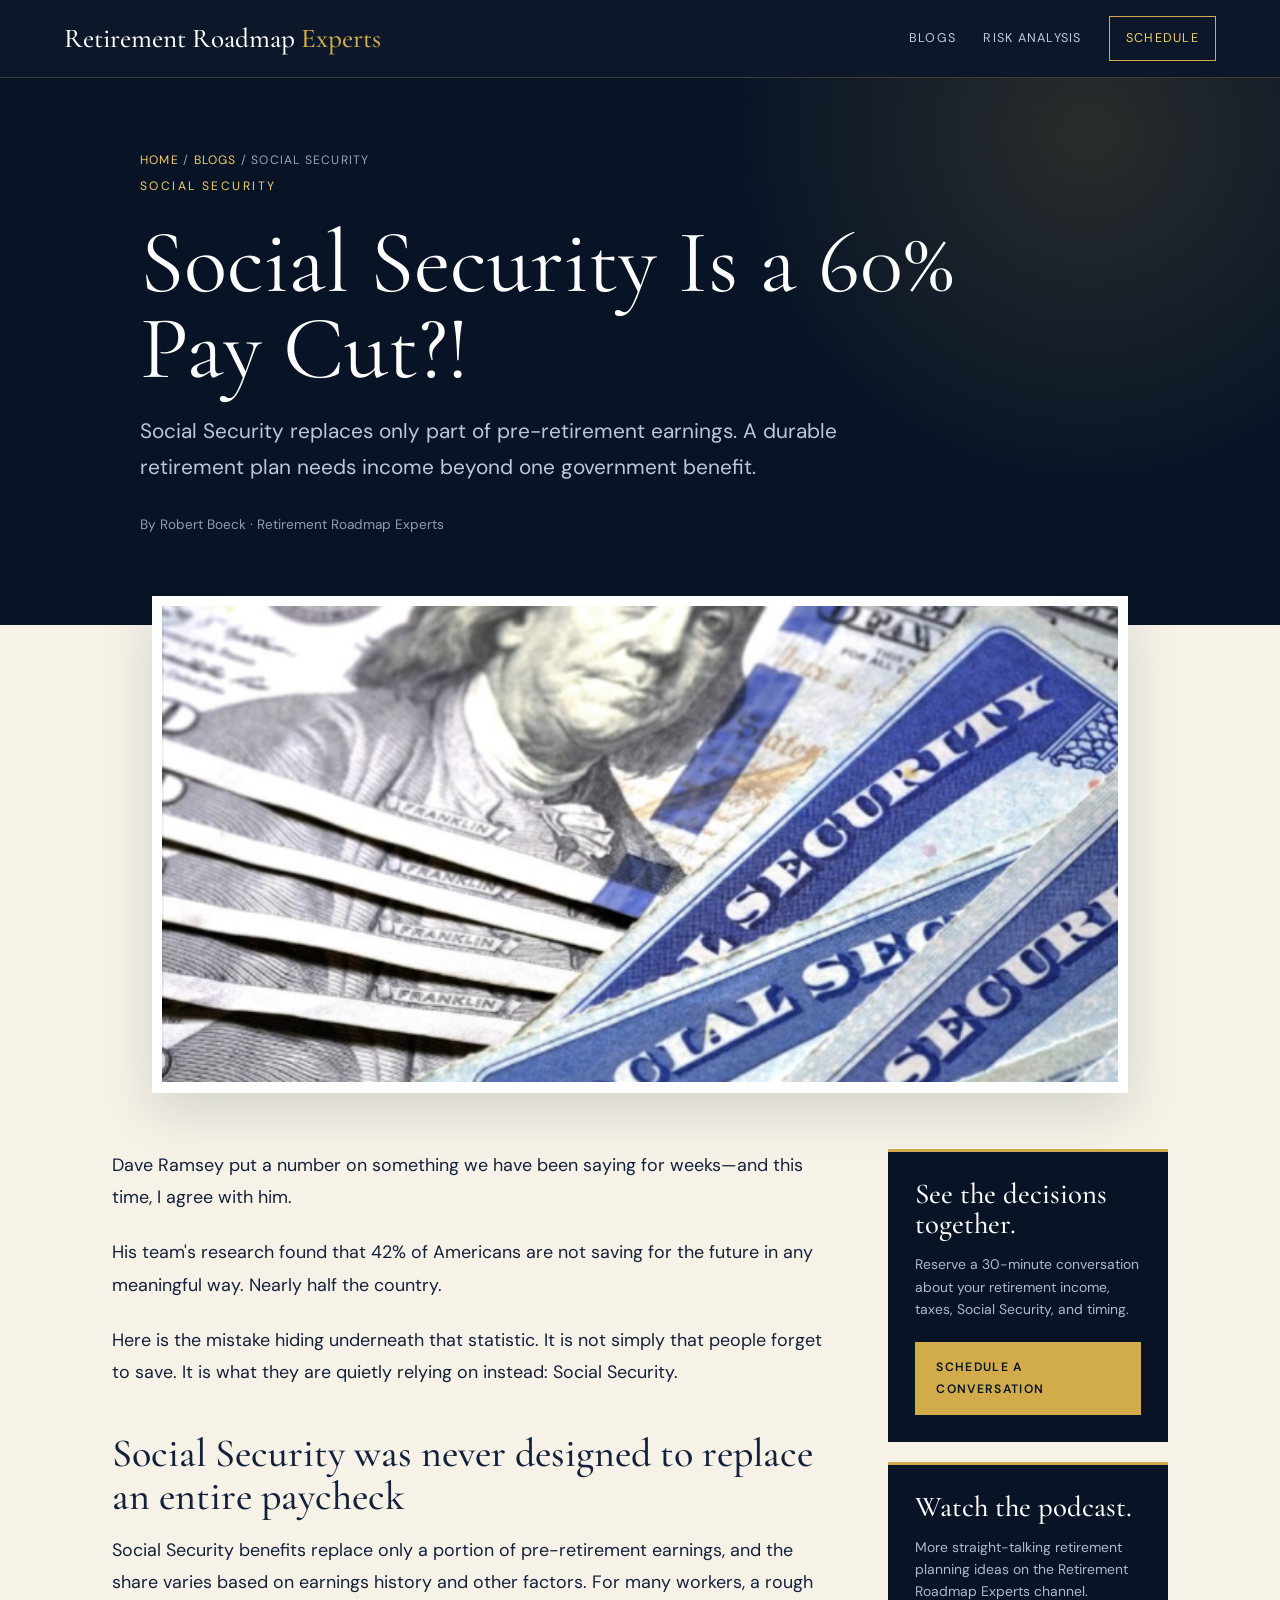
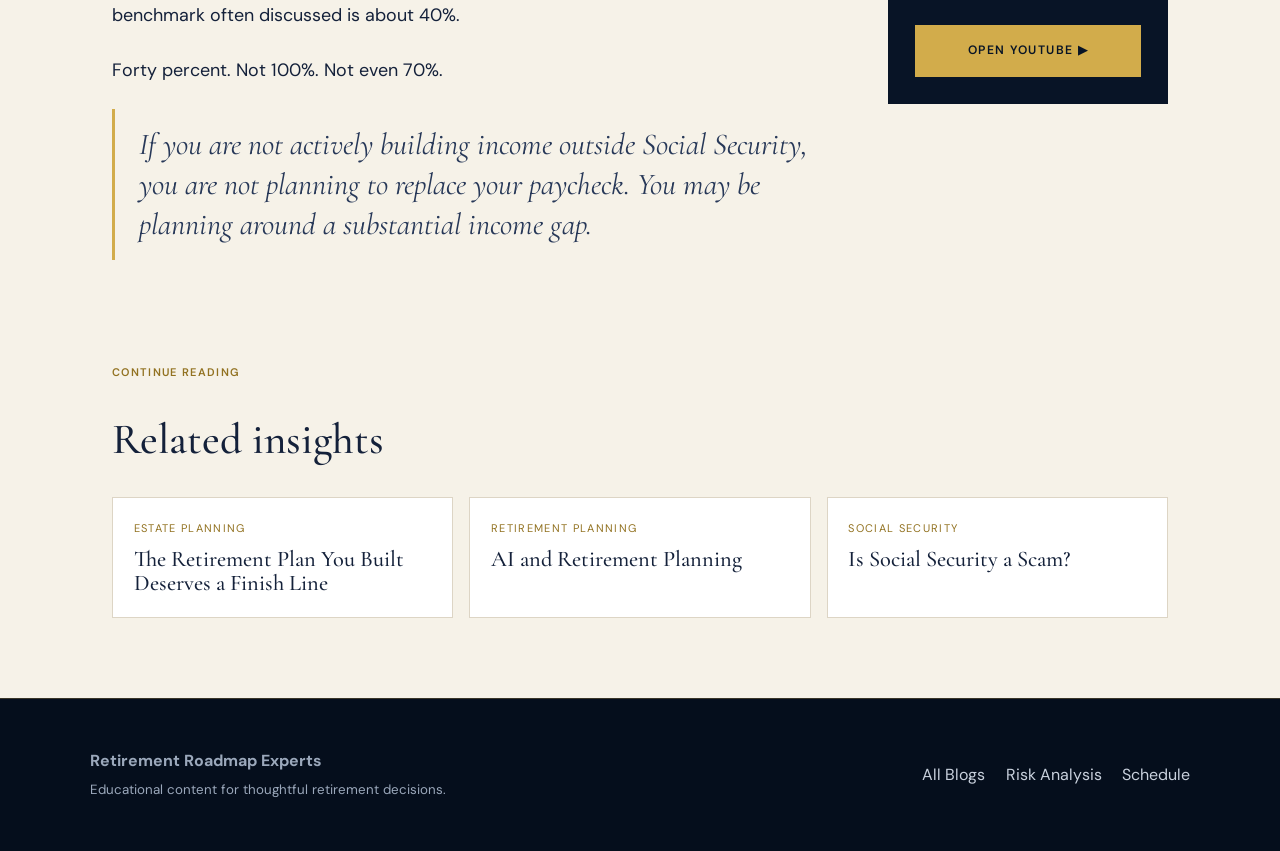
<file: blog/social-security-60-percent-pay-cut.html>
<!doctype html><html lang="en"><head><meta charset="utf-8"><meta name="viewport" content="width=device-width,initial-scale=1"><title>Social Security Is a 60% Pay Cut?! | Retirement Roadmap Experts</title><meta name="description" content="Social Security replaces only part of pre-retirement earnings. A durable retirement plan needs income beyond one government benefit."><meta name="author" content="Robert Boeck"><meta name="robots" content="index,follow,max-image-preview:large"><meta property="og:type" content="article"><meta property="og:title" content="Social Security Is a 60% Pay Cut?!"><meta property="og:description" content="Social Security replaces only part of pre-retirement earnings. A durable retirement plan needs income beyond one government benefit."><meta property="og:image" content="../assets/images/blog/image9.jpg"><meta name="twitter:card" content="summary_large_image"><link rel="preconnect" href="https://fonts.googleapis.com"><link rel="preconnect" href="https://fonts.gstatic.com" crossorigin><link href="https://fonts.googleapis.com/css2?family=Cormorant+Garamond:ital,wght@0,400;0,500;1,400&family=DM+Sans:wght@400;500;600&display=swap" rel="stylesheet"><link rel="stylesheet" href="../assets/css/blog.css"><script type="application/ld+json">{"@context":"https://schema.org","@type":"BlogPosting","headline":"Social Security Is a 60% Pay Cut?!","description":"Social Security replaces only part of pre-retirement earnings. A durable retirement plan needs income beyond one government benefit.","image":"../assets/images/blog/image9.jpg","author":{"@type":"Person","name":"Robert Boeck"},"publisher":{"@type":"Organization","name":"Retirement Roadmap Experts"},"articleSection":"Social Security","inLanguage":"en-US"}</script></head><body><nav class="site-nav" aria-label="Main navigation"><a class="brand" href="../index.html">Retirement Roadmap <i>Experts</i></a><div class="nav-links"><a href="../blogs.html">Blogs</a><a href="https://thefinancialhq.com/comra-RRE" target="_blank" rel="noopener">Risk Analysis</a><a class="nav-cta" href="../schedule.html">Schedule</a></div></nav><main><article><header class="article-hero"><div><div class="crumbs"><a href="../index.html">Home</a> / <a href="../blogs.html">Blogs</a> / Social Security</div><span class="eyebrow">Social Security</span><h1>Social Security Is a 60% Pay Cut?!</h1><p class="dek">Social Security replaces only part of pre-retirement earnings. A durable retirement plan needs income beyond one government benefit.</p><div class="byline">By Robert Boeck · Retirement Roadmap Experts</div></div></header><div class="article-wrap"><figure class="feature-image"><img src="../assets/images/blog/image9.jpg" alt="Social Security cards and United States currency"></figure><div class="article-layout"><div class="article-body"><p>Dave Ramsey put a number on something we have been saying for weeks—and this time, I agree with him.</p><p>His team's research found that 42% of Americans are not saving for the future in any meaningful way. Nearly half the country.</p><p>Here is the mistake hiding underneath that statistic. It is not simply that people forget to save. It is what they are quietly relying on instead: Social Security.</p><h2>Social Security was never designed to replace an entire paycheck</h2><p>Social Security benefits replace only a portion of pre-retirement earnings, and the share varies based on earnings history and other factors. For many workers, a rough benchmark often discussed is about 40%.</p><p>Forty percent. Not 100%. Not even 70%.</p><p class="pullquote">If you are not actively building income outside Social Security, you are not planning to replace your paycheck. You may be planning around a substantial income gap.</p></div><aside class="sidebar" aria-label="Next steps"><div class="side-card"><h2>See the decisions together.</h2><p>Reserve a 30-minute conversation about your retirement income, taxes, Social Security, and timing.</p><a class="button" href="../schedule.html">Schedule a conversation</a></div><div class="side-card"><h2>Watch the podcast.</h2><p>More straight-talking retirement planning ideas on the Retirement Roadmap Experts channel.</p><a class="button" href="https://www.youtube.com/@RetirementRoadmapExperts" target="_blank" rel="noopener">Open YouTube ▶</a></div></aside></div></div></article><section class="related"><span class="tag">Continue reading</span><h2>Related insights</h2><div class="related-grid"><a href="retirement-plan-estate-planning-finish-line.html"><span>Estate Planning</span><strong>The Retirement Plan You Built Deserves a Finish Line</strong></a><a href="ai-and-retirement-planning.html"><span>Retirement Planning</span><strong>AI and Retirement Planning</strong></a><a href="is-social-security-a-scam.html"><span>Social Security</span><strong>Is Social Security a Scam?</strong></a></div></section></main><footer class="site-footer"><div class="footer-inner"><div><strong>Retirement Roadmap Experts</strong><br><small>Educational content for thoughtful retirement decisions.</small></div><div><a href="../blogs.html">All Blogs</a><a href="https://thefinancialhq.com/comra-RRE" target="_blank" rel="noopener">Risk Analysis</a><a href="../schedule.html">Schedule</a></div></div></footer></body></html>
</file>
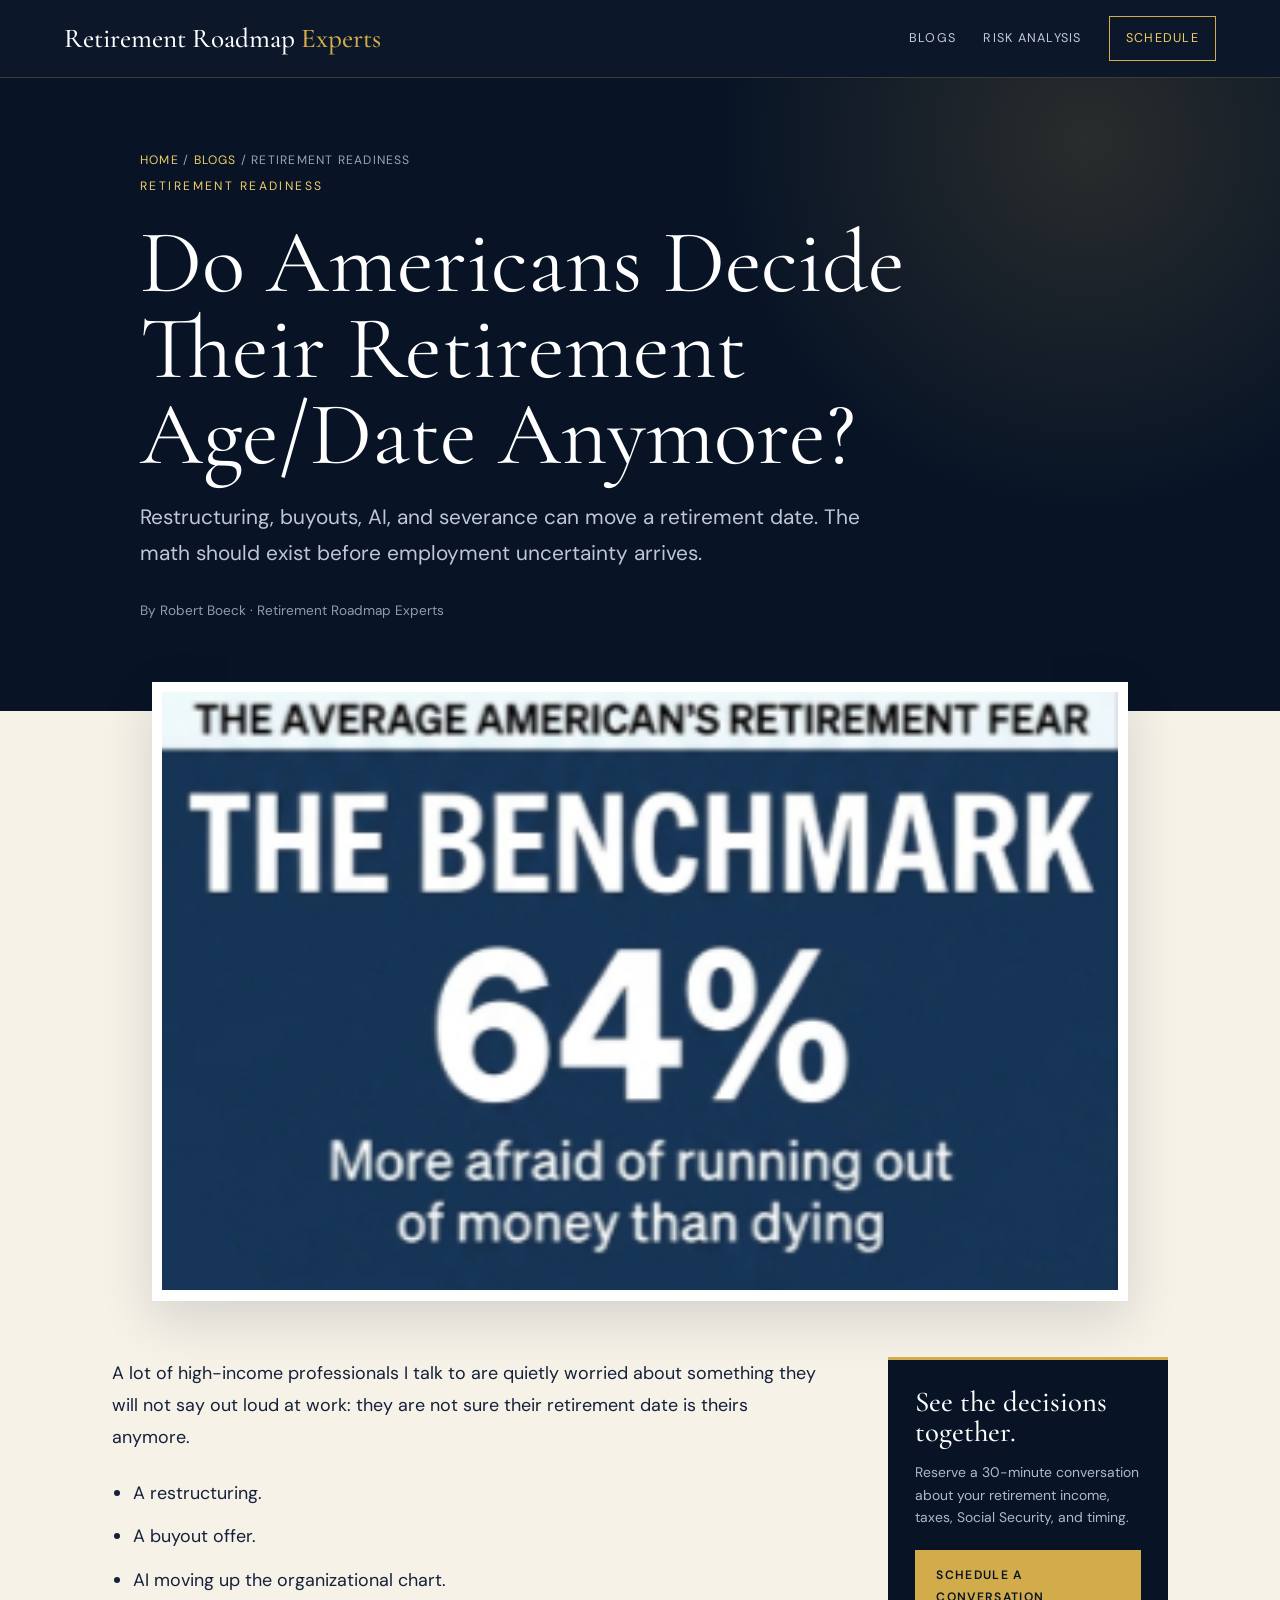
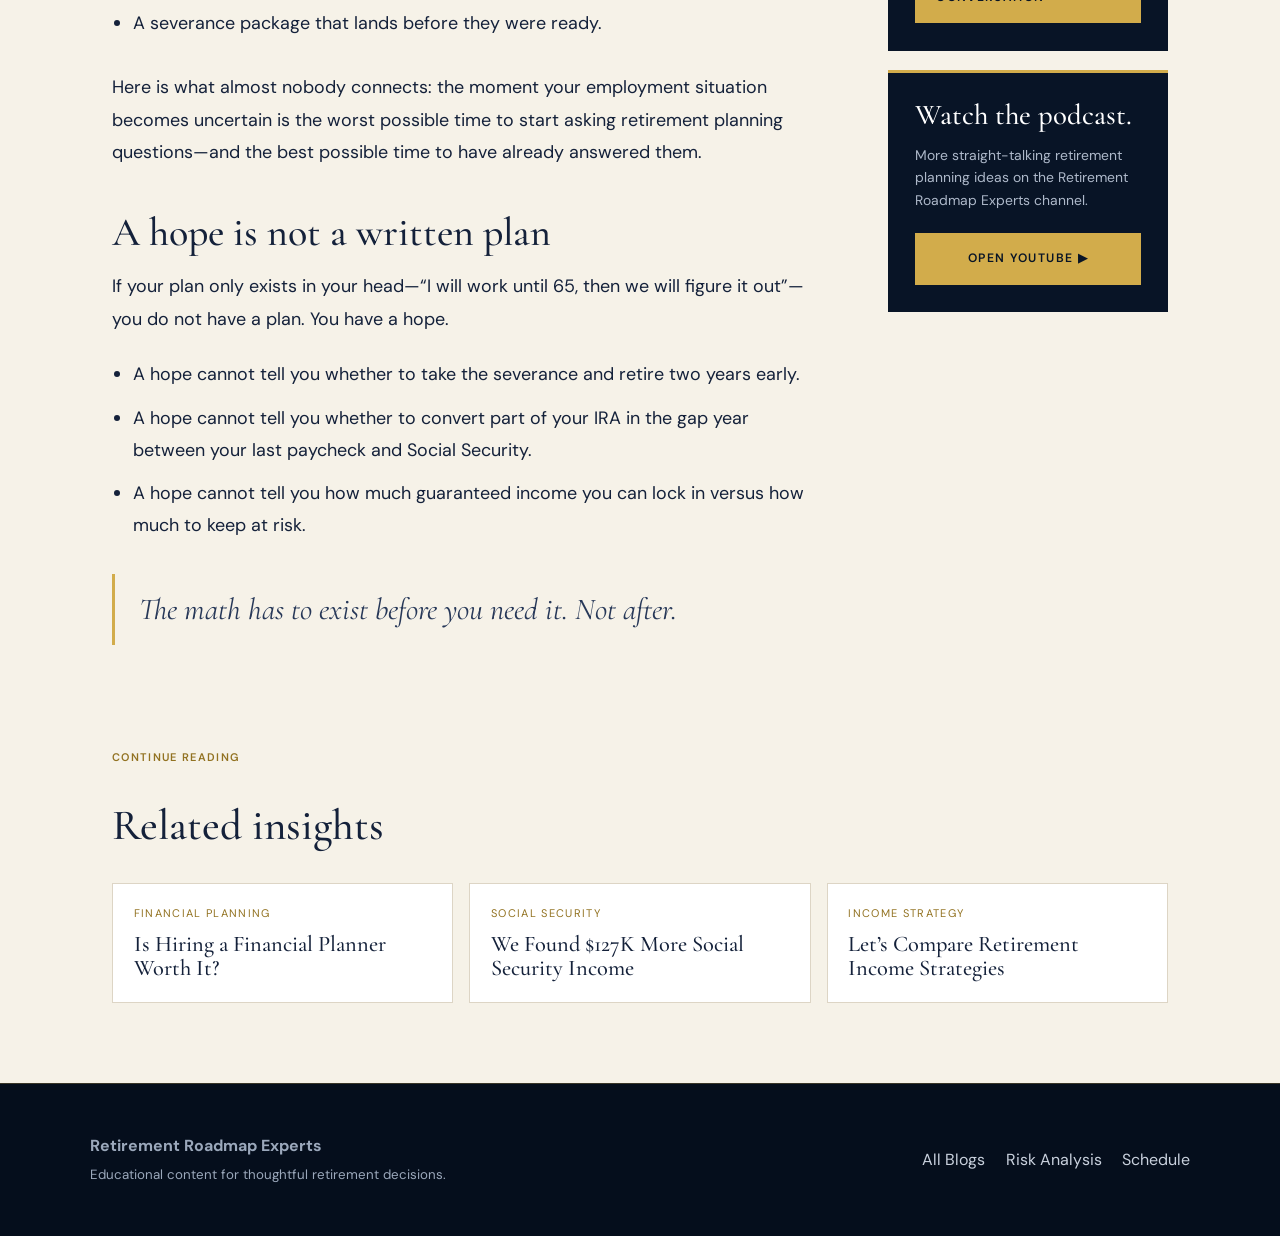
<file: blog/who-decides-your-retirement-date.html>
<!doctype html><html lang="en"><head><meta charset="utf-8"><meta name="viewport" content="width=device-width,initial-scale=1"><title>Do Americans Decide Their Retirement Age/Date Anymore? | Retirement Roadmap Experts</title><meta name="description" content="Restructuring, buyouts, AI, and severance can move a retirement date. The math should exist before employment uncertainty arrives."><meta name="author" content="Robert Boeck"><meta name="robots" content="index,follow,max-image-preview:large"><meta property="og:type" content="article"><meta property="og:title" content="Do Americans Decide Their Retirement Age/Date Anymore?"><meta property="og:description" content="Restructuring, buyouts, AI, and severance can move a retirement date. The math should exist before employment uncertainty arrives."><meta property="og:image" content="../assets/images/blog/image5.jpg"><meta name="twitter:card" content="summary_large_image"><link rel="preconnect" href="https://fonts.googleapis.com"><link rel="preconnect" href="https://fonts.gstatic.com" crossorigin><link href="https://fonts.googleapis.com/css2?family=Cormorant+Garamond:ital,wght@0,400;0,500;1,400&family=DM+Sans:wght@400;500;600&display=swap" rel="stylesheet"><link rel="stylesheet" href="../assets/css/blog.css"><script type="application/ld+json">{"@context":"https://schema.org","@type":"BlogPosting","headline":"Do Americans Decide Their Retirement Age/Date Anymore?","description":"Restructuring, buyouts, AI, and severance can move a retirement date. The math should exist before employment uncertainty arrives.","image":"../assets/images/blog/image5.jpg","author":{"@type":"Person","name":"Robert Boeck"},"publisher":{"@type":"Organization","name":"Retirement Roadmap Experts"},"articleSection":"Retirement Readiness","inLanguage":"en-US"}</script></head><body><nav class="site-nav" aria-label="Main navigation"><a class="brand" href="../index.html">Retirement Roadmap <i>Experts</i></a><div class="nav-links"><a href="../blogs.html">Blogs</a><a href="https://thefinancialhq.com/comra-RRE" target="_blank" rel="noopener">Risk Analysis</a><a class="nav-cta" href="../schedule.html">Schedule</a></div></nav><main><article><header class="article-hero"><div><div class="crumbs"><a href="../index.html">Home</a> / <a href="../blogs.html">Blogs</a> / Retirement Readiness</div><span class="eyebrow">Retirement Readiness</span><h1>Do Americans Decide Their Retirement Age/Date Anymore?</h1><p class="dek">Restructuring, buyouts, AI, and severance can move a retirement date. The math should exist before employment uncertainty arrives.</p><div class="byline">By Robert Boeck · Retirement Roadmap Experts</div></div></header><div class="article-wrap"><figure class="feature-image"><img src="../assets/images/blog/image5.jpg" alt="Retirement readiness benchmark about running out of money"></figure><div class="article-layout"><div class="article-body"><p>A lot of high-income professionals I talk to are quietly worried about something they will not say out loud at work: they are not sure their retirement date is theirs anymore.</p><ul><li>A restructuring.</li><li>A buyout offer.</li><li>AI moving up the organizational chart.</li><li>A severance package that lands before they were ready.</li></ul><p>Here is what almost nobody connects: the moment your employment situation becomes uncertain is the worst possible time to start asking retirement planning questions—and the best possible time to have already answered them.</p><h2>A hope is not a written plan</h2><p>If your plan only exists in your head—“I will work until 65, then we will figure it out”—you do not have a plan. You have a hope.</p><ul><li>A hope cannot tell you whether to take the severance and retire two years early.</li><li>A hope cannot tell you whether to convert part of your IRA in the gap year between your last paycheck and Social Security.</li><li>A hope cannot tell you how much guaranteed income you can lock in versus how much to keep at risk.</li></ul><p class="pullquote">The math has to exist before you need it. Not after.</p></div><aside class="sidebar" aria-label="Next steps"><div class="side-card"><h2>See the decisions together.</h2><p>Reserve a 30-minute conversation about your retirement income, taxes, Social Security, and timing.</p><a class="button" href="../schedule.html">Schedule a conversation</a></div><div class="side-card"><h2>Watch the podcast.</h2><p>More straight-talking retirement planning ideas on the Retirement Roadmap Experts channel.</p><a class="button" href="https://www.youtube.com/@RetirementRoadmapExperts" target="_blank" rel="noopener">Open YouTube ▶</a></div></aside></div></div></article><section class="related"><span class="tag">Continue reading</span><h2>Related insights</h2><div class="related-grid"><a href="is-hiring-a-financial-planner-worth-it.html"><span>Financial Planning</span><strong>Is Hiring a Financial Planner Worth It?</strong></a><a href="127k-more-social-security-income.html"><span>Social Security</span><strong>We Found $127K More Social Security Income</strong></a><a href="compare-retirement-income-strategies.html"><span>Income Strategy</span><strong>Let’s Compare Retirement Income Strategies</strong></a></div></section></main><footer class="site-footer"><div class="footer-inner"><div><strong>Retirement Roadmap Experts</strong><br><small>Educational content for thoughtful retirement decisions.</small></div><div><a href="../blogs.html">All Blogs</a><a href="https://thefinancialhq.com/comra-RRE" target="_blank" rel="noopener">Risk Analysis</a><a href="../schedule.html">Schedule</a></div></div></footer></body></html>
</file>
<file: assets/css/blog.css>
:root{--navy:#081426;--navy2:#0e203b;--ink:#14213a;--paper:#f6f2e8;--white:#fffdf8;--gold:#d2ac4b;--gold2:#f0cc69;--muted:#78859a;--line:rgba(210,172,75,.25);--serif:'Cormorant Garamond',Georgia,serif;--sans:'DM Sans',Arial,sans-serif}
*{box-sizing:border-box}html{scroll-behavior:smooth}body{margin:0;background:var(--paper);color:var(--ink);font-family:var(--sans);line-height:1.75}a{color:inherit}.site-nav{height:78px;padding:0 clamp(1.2rem,5vw,5rem);display:flex;align-items:center;justify-content:space-between;background:rgba(8,20,38,.98);color:white;border-bottom:1px solid var(--line);position:sticky;top:0;z-index:20}.brand{font:500 clamp(1.2rem,2.2vw,1.7rem)/1 var(--serif);text-decoration:none}.brand i{color:var(--gold);font-style:normal}.nav-links{display:flex;align-items:center;gap:1.7rem}.nav-links a{text-decoration:none;font-size:.79rem;letter-spacing:.1em;text-transform:uppercase;color:#c1cad9}.nav-links a:hover,.nav-links a:focus{color:var(--gold2)}.nav-cta{border:1px solid var(--gold);padding:.65rem 1rem;color:var(--gold2)!important}.blog-hero{background:radial-gradient(circle at 78% 10%,rgba(210,172,75,.18),transparent 29%),linear-gradient(135deg,var(--navy),var(--navy2));color:white;padding:clamp(5rem,9vw,8rem) clamp(1.2rem,7vw,7rem)}.hero-inner{max-width:1160px;margin:auto}.eyebrow{color:var(--gold2);font-size:.76rem;letter-spacing:.2em;text-transform:uppercase}.blog-hero h1{font:400 clamp(3rem,7vw,6.8rem)/.94 var(--serif);max-width:950px;margin:1rem 0}.blog-hero p{max-width:720px;color:#b8c2d3;font-size:clamp(1rem,2vw,1.25rem)}.hero-actions{display:flex;gap:1rem;flex-wrap:wrap;margin-top:2rem}.button{display:inline-flex;align-items:center;gap:.6rem;text-decoration:none;text-transform:uppercase;letter-spacing:.11em;font-size:.76rem;padding:.9rem 1.25rem;border:1px solid var(--gold);background:var(--gold);color:var(--navy);font-weight:600}.button.secondary{background:transparent;color:var(--gold2)}.library{max-width:1220px;margin:auto;padding:clamp(3.5rem,7vw,7rem) clamp(1.2rem,3vw,2rem)}.library-head{display:flex;justify-content:space-between;align-items:end;gap:2rem;margin-bottom:2.5rem}.library h2{font:500 clamp(2.3rem,5vw,4rem)/1 var(--serif);margin:.4rem 0}.library-head p{max-width:500px;color:#5b687b}.posts-grid{display:grid;grid-template-columns:repeat(12,1fr);gap:1.4rem}.post-card{grid-column:span 4;background:var(--white);border:1px solid rgba(20,33,58,.12);text-decoration:none;display:flex;flex-direction:column;transition:.25s;min-height:100%}.post-card:first-child{grid-column:span 4}.post-card:hover{transform:translateY(-5px);box-shadow:0 20px 45px rgba(8,20,38,.12);border-color:var(--gold)}.card-image{aspect-ratio:16/9;overflow:hidden;background:var(--navy2)}.card-image img{width:100%;height:100%;object-fit:cover;transition:.4s}.post-card:hover img{transform:scale(1.025)}.card-body{padding:1.5rem;display:flex;flex:1;flex-direction:column}.tag{color:#927221;text-transform:uppercase;letter-spacing:.16em;font-size:.7rem;font-weight:600}.post-card h3{font:500 clamp(1.65rem,2.5vw,2.2rem)/1.05 var(--serif);margin:.7rem 0}.post-card p{color:#5d6878;line-height:1.6}.read{margin-top:auto;padding-top:1rem;color:#8c6b17;font-size:.76rem;text-transform:uppercase;letter-spacing:.12em}.youtube-band{background:var(--gold);color:var(--navy);padding:3.5rem clamp(1.2rem,7vw,7rem)}.youtube-inner{max-width:1100px;margin:auto;display:flex;align-items:center;justify-content:space-between;gap:2rem}.youtube-band h2{font:500 clamp(2rem,4vw,3.5rem)/1 var(--serif);margin:0 0 .6rem}.youtube-band p{margin:0;max-width:630px}.youtube-band .button{background:var(--navy);border-color:var(--navy);color:white;white-space:nowrap}.article-hero{background:radial-gradient(circle at 85% 10%,rgba(210,172,75,.16),transparent 30%),var(--navy);color:white;padding:4.5rem clamp(1.2rem,7vw,7rem) 5.5rem}.article-hero>div{max-width:1000px;margin:auto}.crumbs{font-size:.76rem;letter-spacing:.1em;text-transform:uppercase;color:#97a5ba}.crumbs a{color:var(--gold2);text-decoration:none}.article-hero h1{font:400 clamp(3rem,7vw,6rem)/.96 var(--serif);margin:1.3rem 0;max-width:950px}.dek{font-size:clamp(1.05rem,2vw,1.3rem);max-width:760px;color:#bdc7d7}.byline{margin-top:1.7rem;color:#8f9cb0;font-size:.85rem}.article-wrap{max-width:1120px;margin:-2.8rem auto 0;padding:0 clamp(1.2rem,3vw,2rem) 5rem;position:relative}.feature-image{background:white;padding:.65rem;box-shadow:0 18px 50px rgba(8,20,38,.14)}.feature-image img{display:block;width:100%;max-height:660px;object-fit:contain;background:#eef0f2}.article-layout{display:grid;grid-template-columns:minmax(0,730px) 280px;gap:4rem;margin-top:3.5rem}.article-body{font:400 1.12rem/1.8 var(--sans)}.article-body p{margin:0 0 1.45rem}.article-body h2{font:500 2.5rem/1.08 var(--serif);margin:2.7rem 0 1rem}.article-body ul{padding-left:1.3rem;margin:1rem 0 2rem}.article-body li{margin:.7rem 0}.pullquote{font:italic 400 1.9rem/1.3 var(--serif);border-left:3px solid var(--gold);padding:1rem 0 1rem 1.5rem;margin:2rem 0;color:#273858}.note{font-size:.8rem;color:#697485;border-top:1px solid #ccd1d6;padding-top:1.2rem;margin-top:2.5rem}.article-body h3{font:600 1.35rem/1.25 var(--serif);color:#273858;margin:2rem 0 .55rem}.article-callout{background:#e9edf4;border:1px solid #d2ac4b;border-left:4px solid #d2ac4b;padding:1.4rem 1.6rem;margin:1.5rem 0 2rem;color:#273858}.article-callout strong{font:600 1.4rem var(--serif)}.source-note{font-size:.8rem;color:#697485;border-top:1px solid #ccd1d6;padding-top:1.2rem;margin-top:2.5rem}.sidebar{align-self:start;position:sticky;top:105px}.side-card{background:var(--navy);color:white;padding:1.7rem;border-top:3px solid var(--gold);margin-bottom:1.2rem}.side-card h2{font:500 1.8rem/1.05 var(--serif);margin:0 0 .8rem}.side-card p{font-size:.87rem;color:#aeb9ca;line-height:1.6}.side-card .button{width:100%;justify-content:center;margin-top:.5rem}.related{max-width:1120px;margin:auto;padding:0 clamp(1.2rem,3vw,2rem) 5rem}.related h2{font:500 2.7rem/1 var(--serif)}.related-grid{display:grid;grid-template-columns:repeat(3,1fr);gap:1rem}.related a{background:white;border:1px solid #ddd5c5;padding:1.3rem;text-decoration:none}.related span{display:block;color:#927221;font-size:.69rem;text-transform:uppercase;letter-spacing:.12em}.related strong{display:block;font:500 1.4rem/1.1 var(--serif);margin-top:.5rem}.site-footer{background:#050e1c;color:#9ba8bb;padding:3rem clamp(1.2rem,7vw,7rem);border-top:1px solid var(--line)}.footer-inner{max-width:1120px;margin:auto;display:flex;justify-content:space-between;gap:2rem;align-items:center}.site-footer a{color:#c9d1dd;text-decoration:none;margin-left:1.3rem}.site-footer a:hover{color:var(--gold2)}
@media(max-width:850px){.nav-links a:not(.nav-cta){display:none}.post-card,.post-card:first-child{grid-column:span 6}.article-layout{grid-template-columns:1fr}.article-body h3{font:600 1.35rem/1.25 var(--serif);color:#273858;margin:2rem 0 .55rem}.article-callout{background:#e9edf4;border:1px solid #d2ac4b;border-left:4px solid #d2ac4b;padding:1.4rem 1.6rem;margin:1.5rem 0 2rem;color:#273858}.article-callout strong{font:600 1.4rem var(--serif)}.source-note{font-size:.8rem;color:#697485;border-top:1px solid #ccd1d6;padding-top:1.2rem;margin-top:2.5rem}.sidebar{position:static}.related-grid{grid-template-columns:1fr}.youtube-inner,.library-head,.footer-inner{align-items:flex-start;flex-direction:column}.site-footer a{margin:0 1rem 0 0}}
@media(max-width:580px){.site-nav{height:68px}.nav-cta{padding:.55rem .7rem;font-size:.65rem}.post-card,.post-card:first-child{grid-column:1/-1}.article-hero{padding-top:3rem}.article-wrap{margin-top:-1.5rem}.feature-image{padding:.35rem}.article-body{font-size:1rem}.blog-hero h1{font-size:3.2rem}}
</file>
